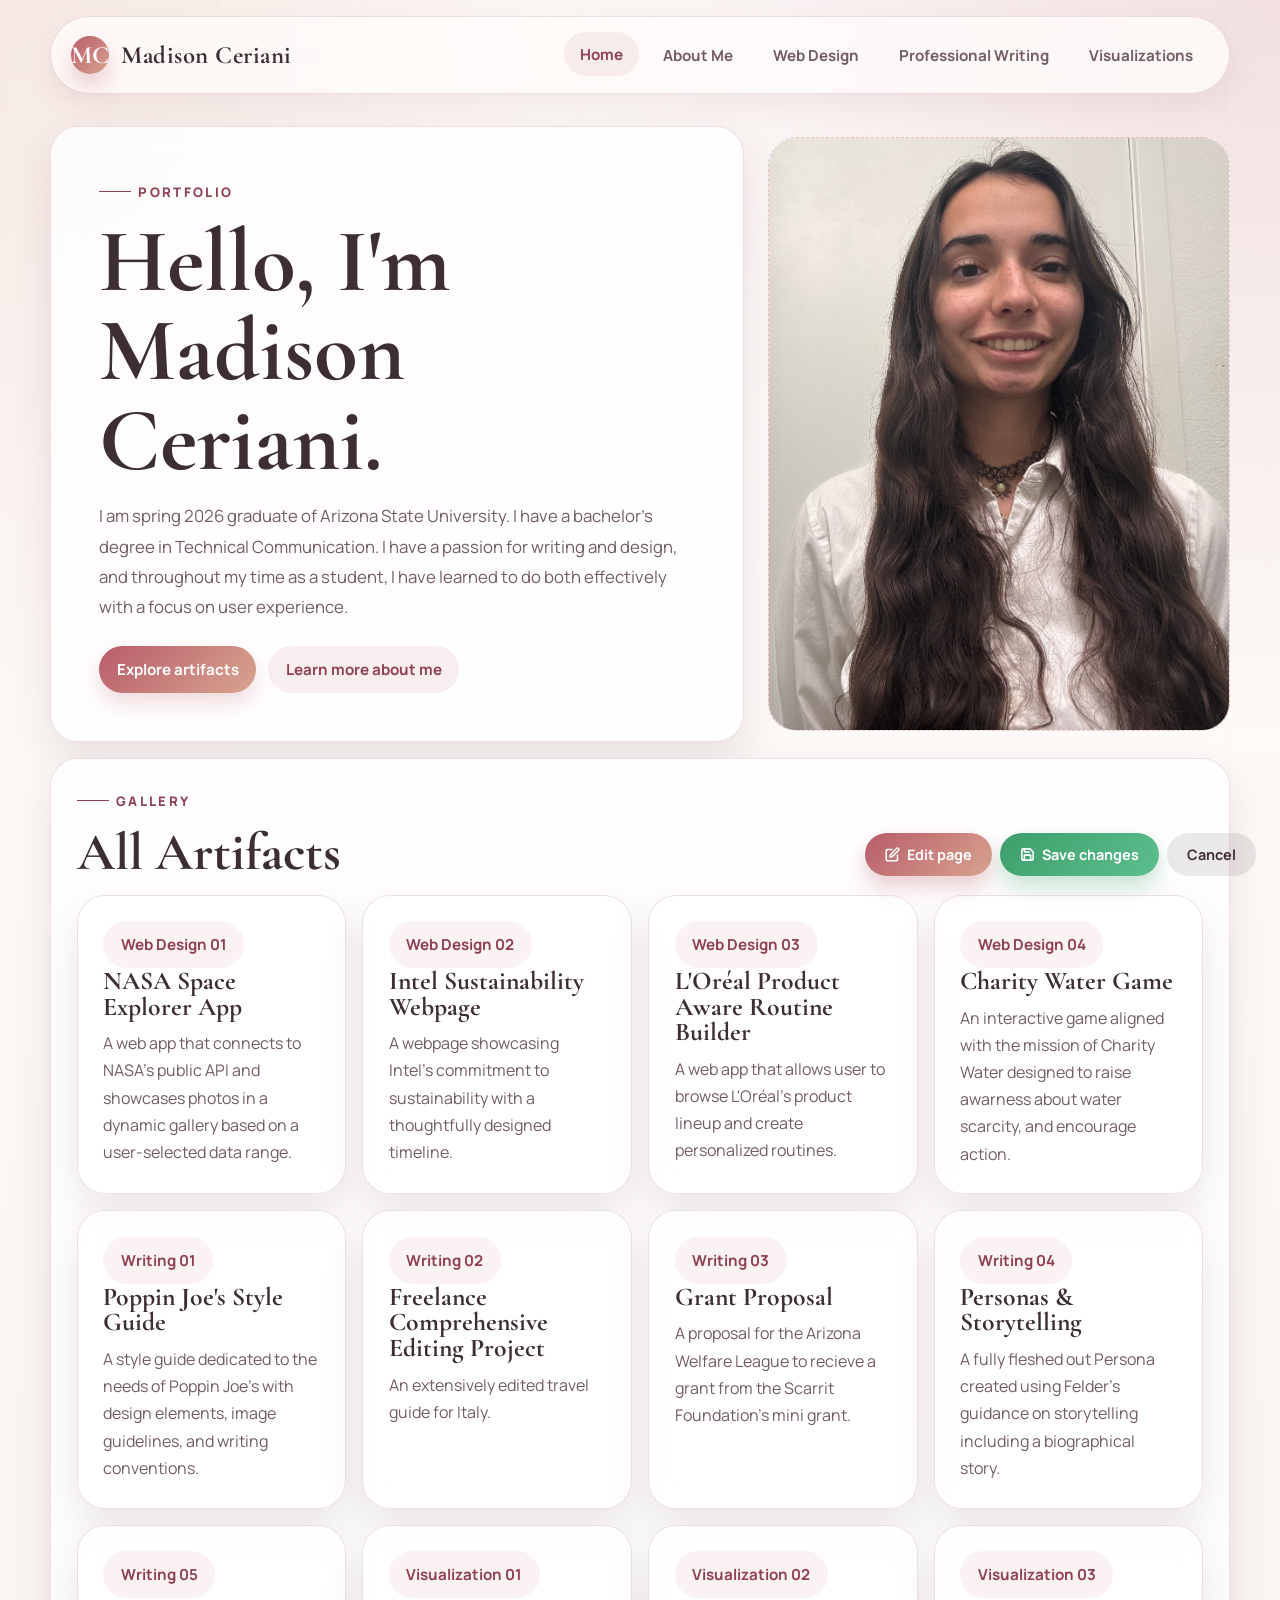
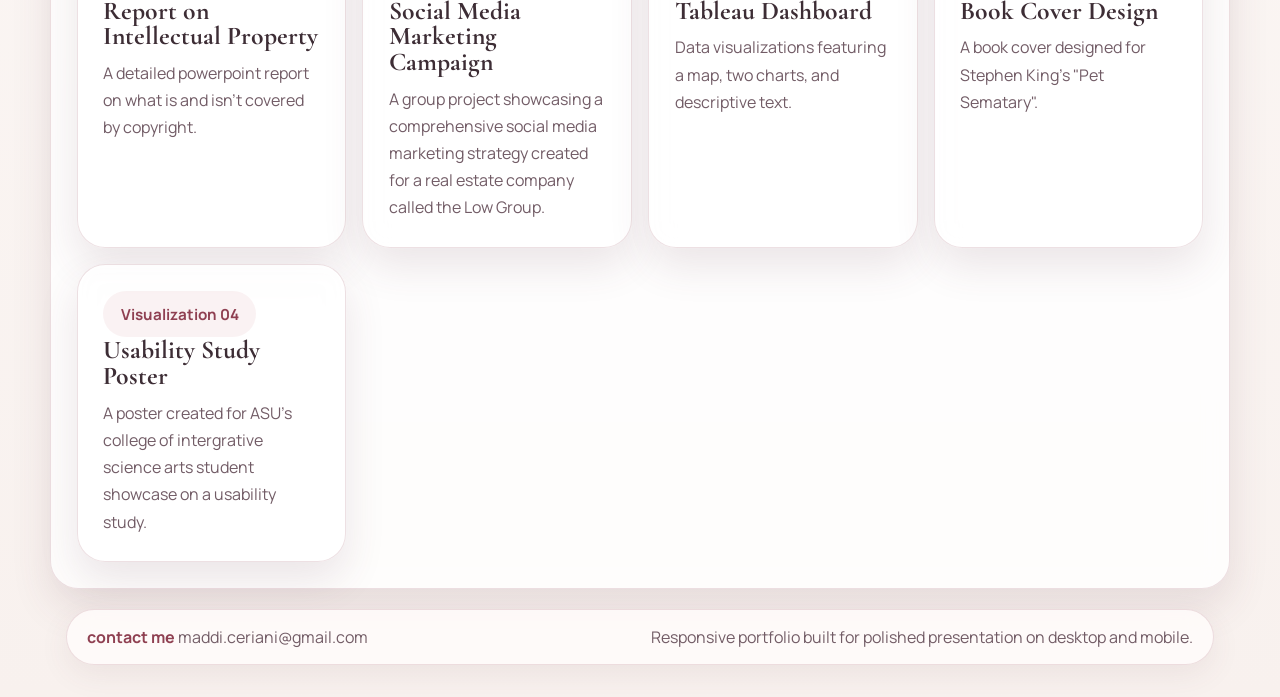
<file: index.html>
<!DOCTYPE html>
<html lang="en">
<head>
  <meta charset="UTF-8">
  <meta name="viewport" content="width=device-width, initial-scale=1.0">
  <title>Madison Ceriani Portfolio | Home</title>
  <link rel="preconnect" href="https://fonts.googleapis.com">
  <link rel="preconnect" href="https://fonts.gstatic.com" crossorigin>
  <link href="https://fonts.googleapis.com/css2?family=Cormorant+Garamond:wght@500;600;700&family=Manrope:wght@400;500;600;700;800&display=swap" rel="stylesheet">
  <link rel="stylesheet" href="assets/css/styles.css">
</head>
<body>
  <div class="page-shell">
    <header class="site-header content-wrap">
      <a class="brand" href="index.html" aria-label="Madison Ceriani portfolio home">
        <span class="brand-mark">MC</span>
        Madison Ceriani
      </a>
      <nav class="nav-links" aria-label="Primary navigation">
        <a class="active" href="index.html">Home</a>
        <a href="about.html">About Me</a>
        <a href="web-design.html">Web Design</a>
        <a href="writing.html">Professional Writing</a>
        <a href="visualizations.html">Visualizations</a>
      </nav>
    </header>

    <main class="content-wrap">
      <section class="hero">
        <div class="hero-panel">
          <div class="eyebrow">Portfolio</div>
          <h1>Hello, I'm Madison Ceriani.</h1>
          <p class="lede">I am spring 2026 graduate of Arizona State University. I have a bachelor's degree in Technical Communication. I have a passion for writing and design, and throughout my time as a student, I have learned to do both effectively with a focus on user experience. </p>
          <div class="hero-actions" style="margin-top:1.5rem;">
            <a class="button" href="web-design.html">Explore artifacts</a>
            <a class="button-secondary" href="about.html">Learn more about me</a>
          </div>
        </div>
        <div class="hero-visual">
          <div class="photo-frame">
            <img src="IMG_9565.jpg" alt="Portrait of Madison Ceriani">
          </div>
        </div>
      </section>

      <section class="section-panel">
        <div class="section-head">
          <div>
            <div class="eyebrow">Gallery</div>
            <h2>All Artifacts</h2>
          </div>
          <p class="section-copy"></p>
        </div>

        <div class="gallery-grid">
          <article class="gallery-item">
            <div class="tag">Web Design 01</div>
            <h3>NASA Space Explorer App</h3>
            <p>A web app that connects to NASA's public API and showcases photos in a dynamic gallery based on a user-selected data range.</p>
          </article>
          <article class="gallery-item">
            <div class="tag">Web Design 02</div>
            <h3>Intel Sustainability Webpage</h3>
            <p>A webpage showcasing Intel's commitment to sustainability with a thoughtfully designed timeline.</p>
          </article>
          <article class="gallery-item">
            <div class="tag">Web Design 03</div>
            <h3> L'Oréal Product Aware Routine Builder</h3>
            <p>A web app that allows user to browse L'Oréal's product lineup and create personalized routines.</p>
          </article>
          <article class="gallery-item">
            <div class="tag">Web Design 04</div>
            <h3>Charity Water Game</h3>
            <p>An interactive game aligned with the mission of Charity Water designed to raise awarness about water scarcity, and encourage action.</p>
          </article>
          <article class="gallery-item">
            <div class="tag">Writing 01</div>
            <h3>Poppin Joe's Style Guide</h3>
            <p>A style guide dedicated to the needs of Poppin Joe's with design elements, image guidelines, and writing conventions.</p>
          </article>
          <article class="gallery-item">
            <div class="tag">Writing 02</div>
            <h3>Freelance Comprehensive Editing Project</h3>
            <p>An extensively edited travel guide for Italy.</p>
          </article>
          <article class="gallery-item">
            <div class="tag">Writing 03</div>
            <h3>Grant Proposal</h3>
            <p>A proposal for the Arizona Welfare League to recieve a grant from the Scarrit Foundation's mini grant.</p>
          </article>
          <article class="gallery-item">
            <div class="tag">Writing 04</div>
            <h3>Personas & Storytelling</h3>
            <p>A fully fleshed out Persona created using Felder's guidance on storytelling including a biographical story.</p>
          </article>
          <article class="gallery-item">
            <div class="tag">Writing 05</div>
            <h3>Report on Intellectual Property</h3>
            <p>A detailed powerpoint report on what is and isn't covered by copyright.</p>
          </article>
          <article class="gallery-item">
            <div class="tag">Visualization 01</div>
            <h3>Social Media Marketing Campaign</h3>
            <p>A group project showcasing a comprehensive social media marketing strategy created for a real estate company called the Low Group.</p>
          </article>
          <article class="gallery-item">
            <div class="tag">Visualization 02</div>
            <h3>Tableau Dashboard</h3>
            <p>Data visualizations featuring a map, two charts, and descriptive text.</p>
          </article>
          <article class="gallery-item">
            <div class="tag">Visualization 03</div>
            <h3>Book Cover Design</h3>
            <p>A book cover designed for Stephen King's "Pet Sematary".</p>
          </article>
          <article class="gallery-item">
            <div class="tag">Visualization 04</div>
            <h3>Usability Study Poster</h3>
            <p>A poster created for ASU's college of intergrative science arts student showcase on a usability study.</p>
          </article>
        </div>
      </section>
    </main>

    <footer class="site-footer">
      <div class="footer-panel content-wrap">
        <p><strong>contact me</strong> maddi.ceriani@gmail.com</p>
        <p>Responsive portfolio built for polished presentation on desktop and mobile.</p>
      </div>
    </footer>
  </div>
  <script src="assets/js/editor.js"></script>
</body>
</html>
</file>
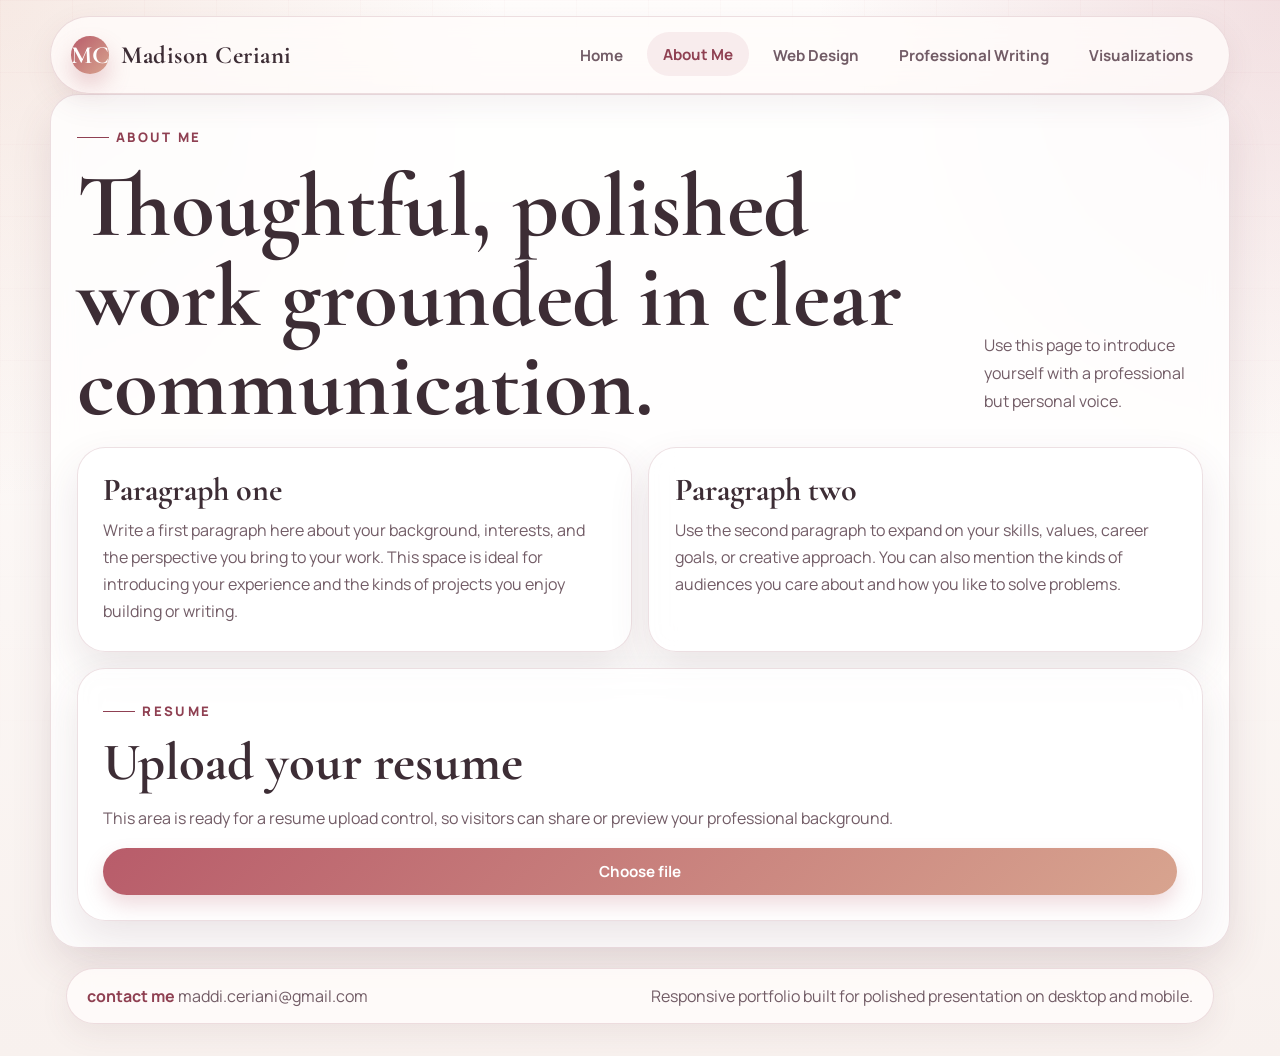
<file: about.html>
<!DOCTYPE html>
<html lang="en">
<head>
  <meta charset="UTF-8">
  <meta name="viewport" content="width=device-width, initial-scale=1.0">
  <title>Madison Ceriani Portfolio | About Me</title>
  <link rel="preconnect" href="https://fonts.googleapis.com">
  <link rel="preconnect" href="https://fonts.gstatic.com" crossorigin>
  <link href="https://fonts.googleapis.com/css2?family=Cormorant+Garamond:wght@500;600;700&family=Manrope:wght@400;500;600;700;800&display=swap" rel="stylesheet">
  <link rel="stylesheet" href="assets/css/styles.css">
</head>
<body>
  <div class="page-shell">
    <header class="site-header content-wrap">
      <a class="brand" href="index.html" aria-label="Madison Ceriani portfolio home">
        <span class="brand-mark">MC</span>
        Madison Ceriani
      </a>
      <nav class="nav-links" aria-label="Primary navigation">
        <a href="index.html">Home</a>
        <a class="active" href="about.html">About Me</a>
        <a href="web-design.html">Web Design</a>
        <a href="writing.html">Professional Writing</a>
        <a href="visualizations.html">Visualizations</a>
      </nav>
    </header>

    <main class="content-wrap">
      <section class="section-panel">
        <div class="section-head">
          <div>
            <div class="eyebrow">About Me</div>
            <h1>Thoughtful, polished work grounded in clear communication.</h1>
          </div>
          <p class="section-copy">Use this page to introduce yourself with a professional but personal voice.</p>
        </div>

        <div class="two-col">
          <article class="info-card">
            <h3>Paragraph one</h3>
            <p>Write a first paragraph here about your background, interests, and the perspective you bring to your work. This space is ideal for introducing your experience and the kinds of projects you enjoy building or writing.</p>
          </article>
          <article class="info-card">
            <h3>Paragraph two</h3>
            <p>Use the second paragraph to expand on your skills, values, career goals, or creative approach. You can also mention the kinds of audiences you care about and how you like to solve problems.</p>
          </article>
        </div>

        <div class="upload-panel" style="margin-top:1rem;">
          <div>
            <div class="eyebrow">Resume</div>
            <h2>Upload your resume</h2>
          </div>
          <p class="upload-note">This area is ready for a resume upload control, so visitors can share or preview your professional background.</p>
          <label class="upload-label" for="resume-upload">Choose file
            <input id="resume-upload" type="file" accept=".pdf,.doc,.docx">
          </label>
        </div>
      </section>
    </main>

    <footer class="site-footer">
      <div class="footer-panel content-wrap">
        <p><strong>contact me</strong> maddi.ceriani@gmail.com</p>
        <p>Responsive portfolio built for polished presentation on desktop and mobile.</p>
      </div>
    </footer>
  </div>
</body>
</html>
</file>
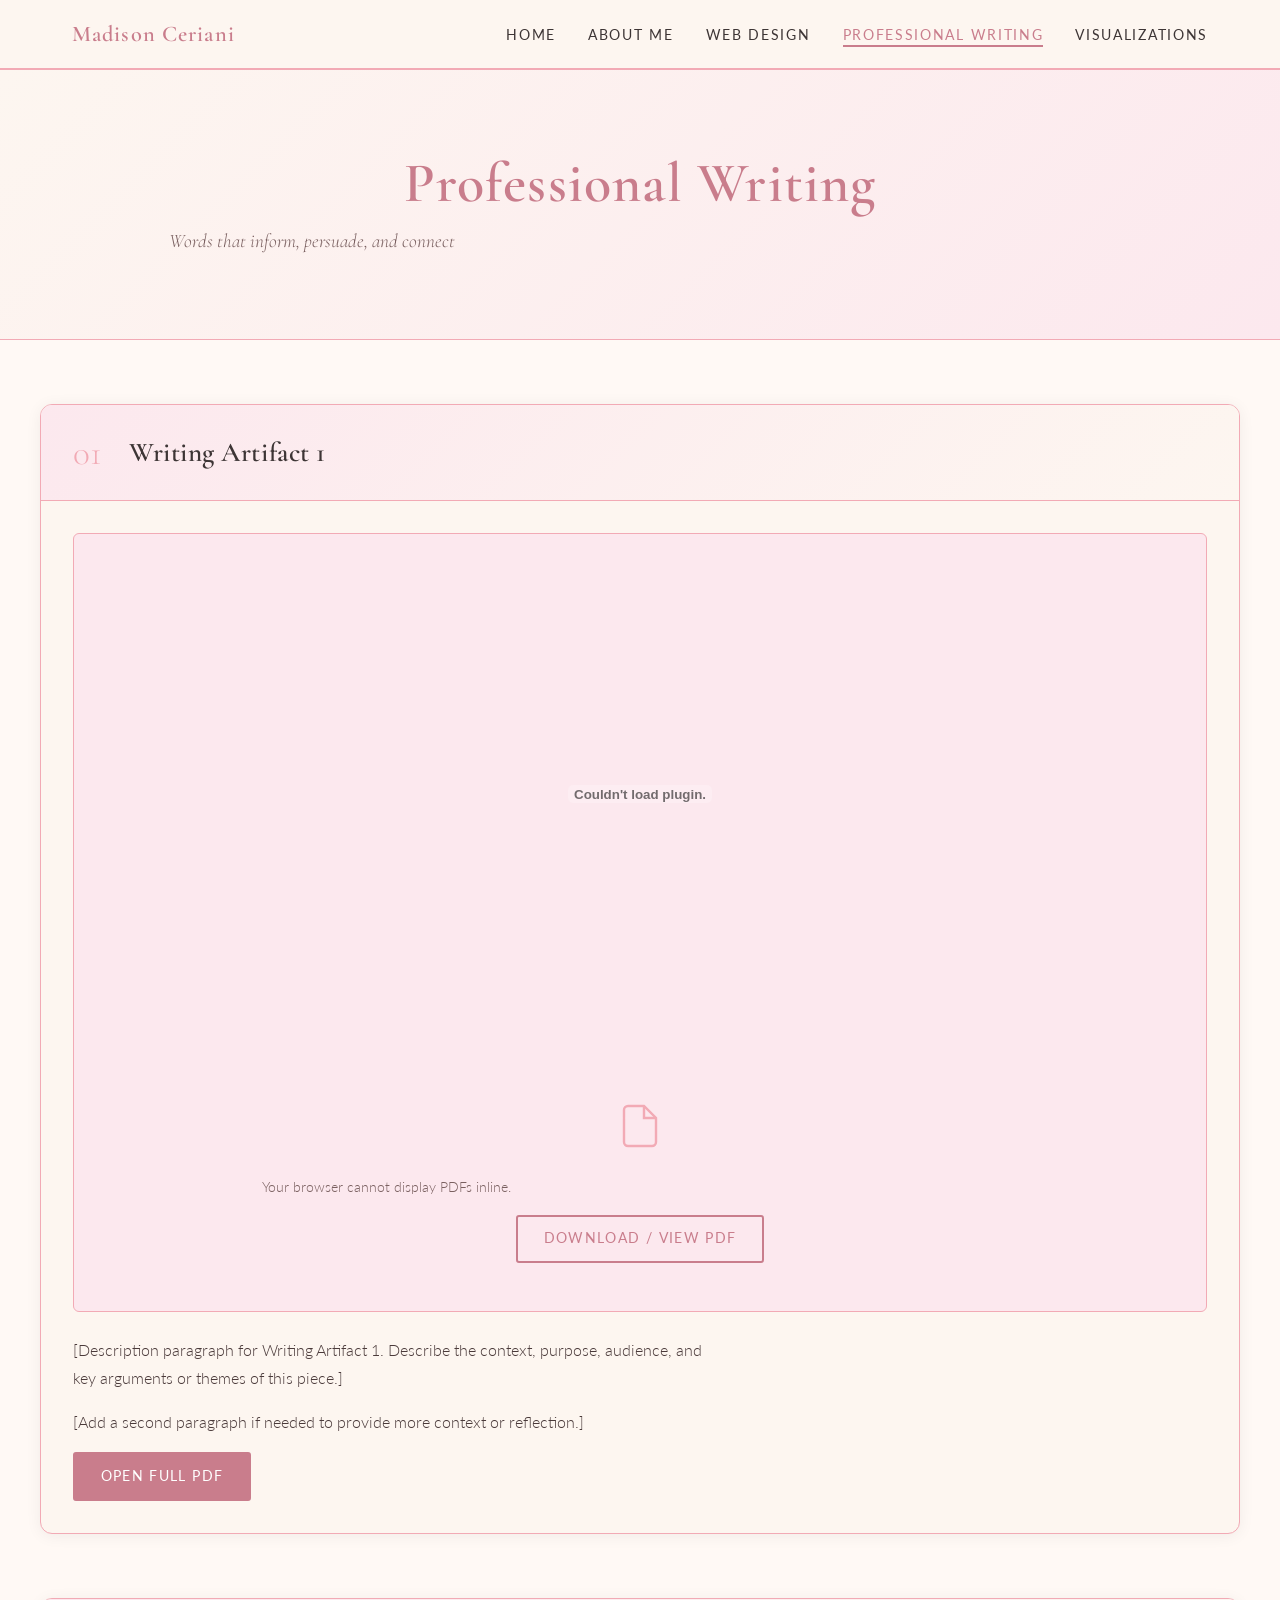
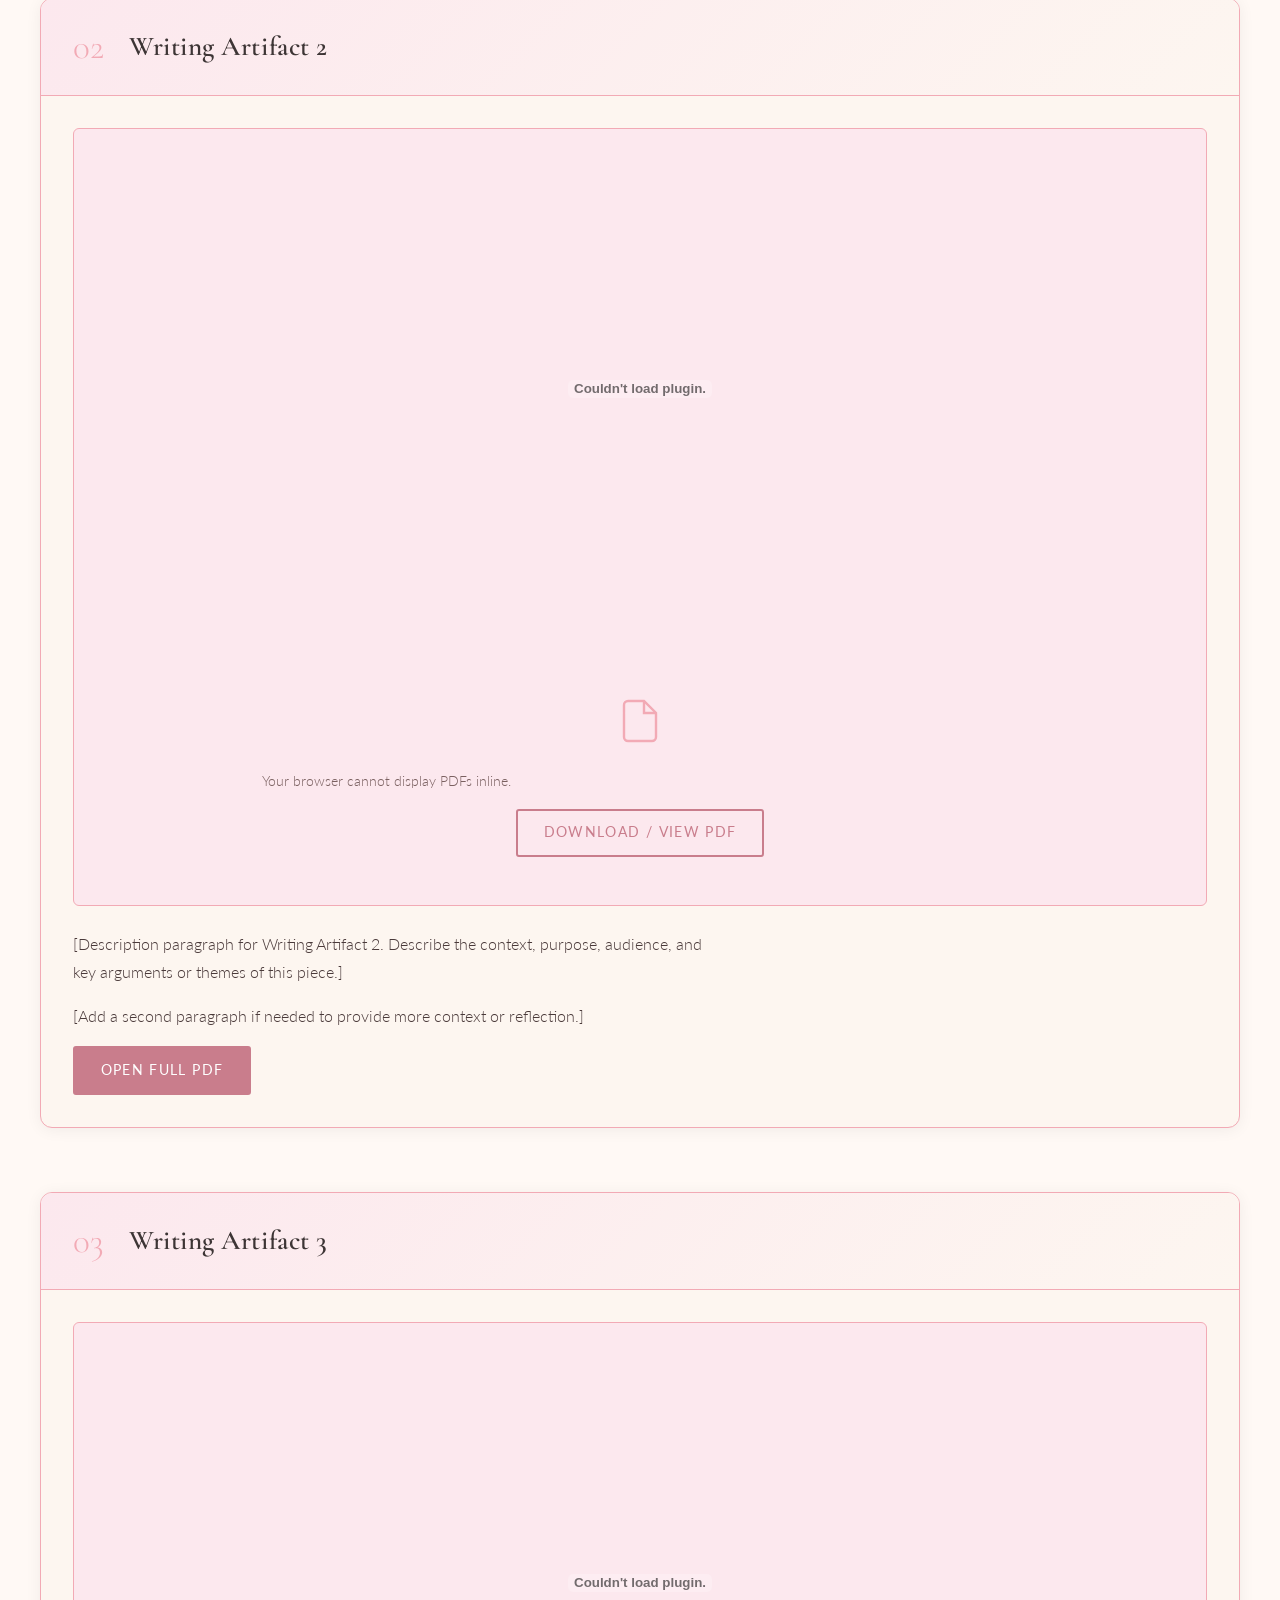
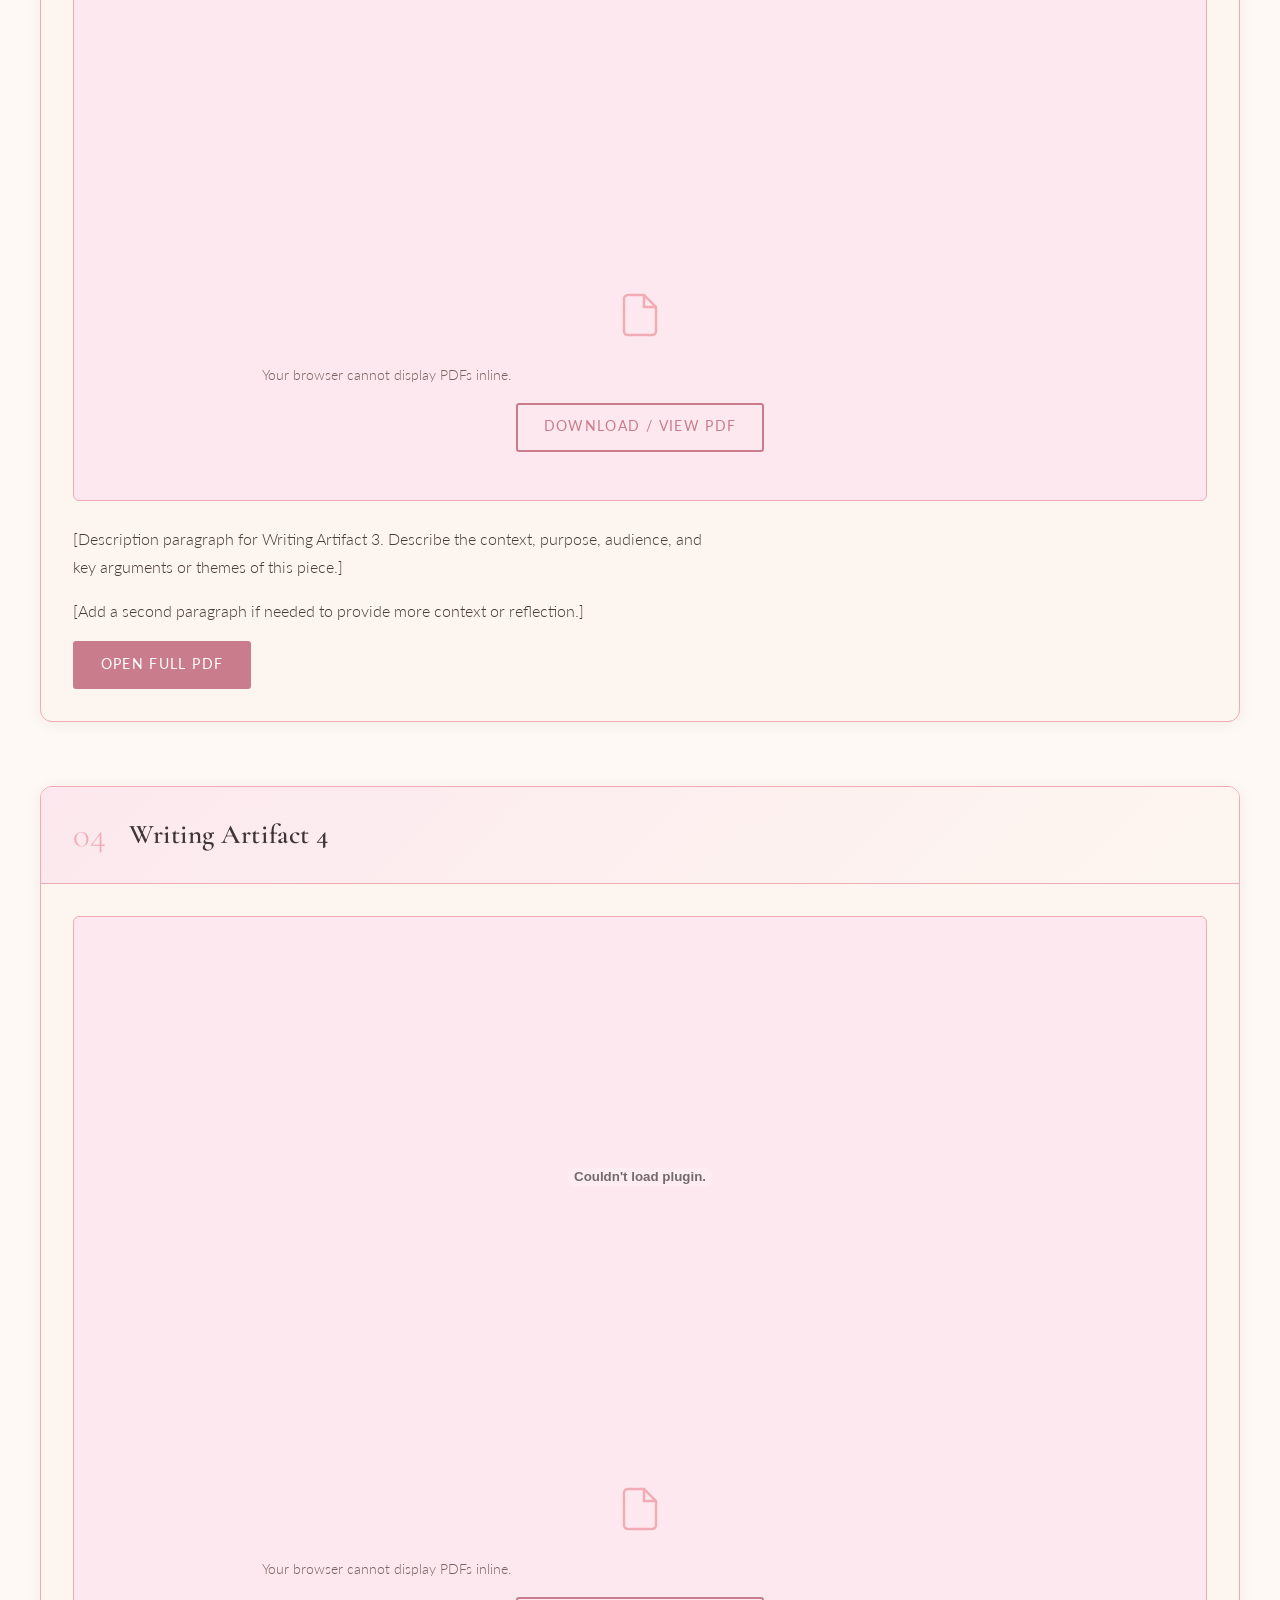
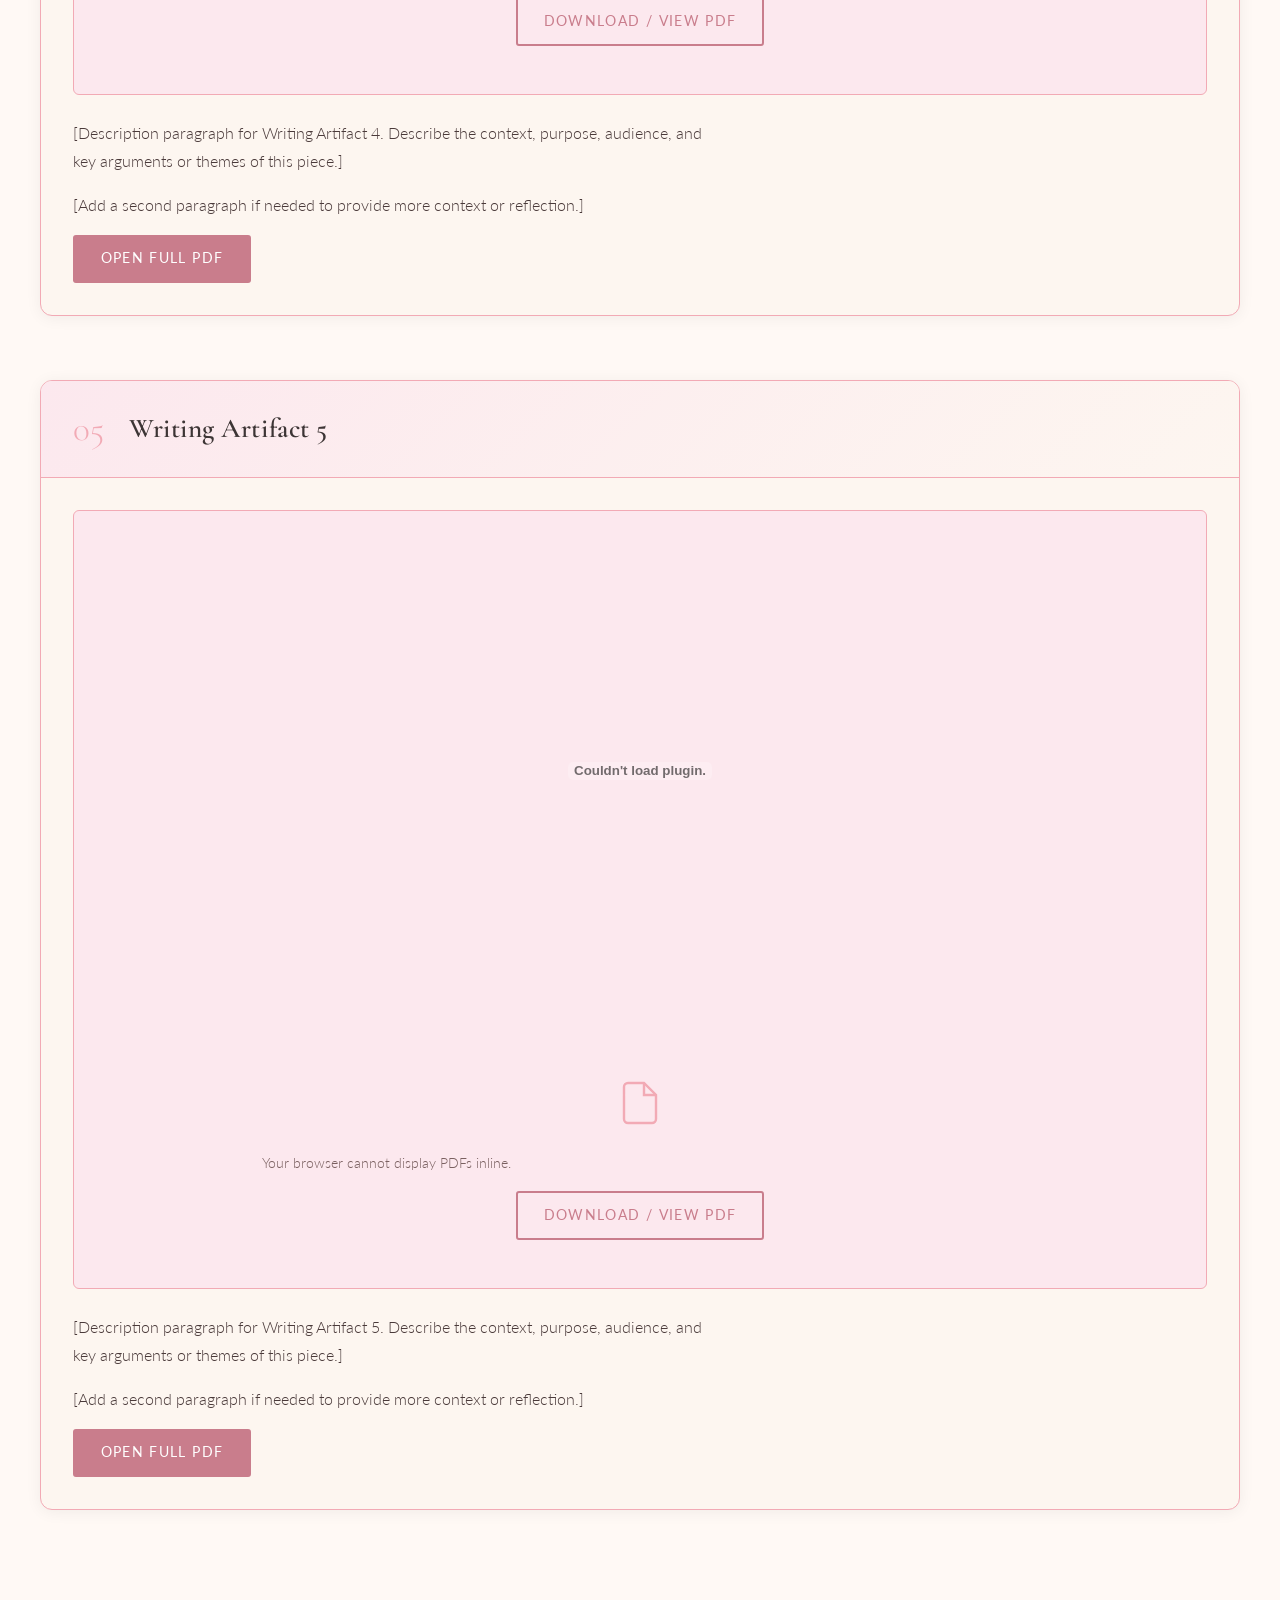
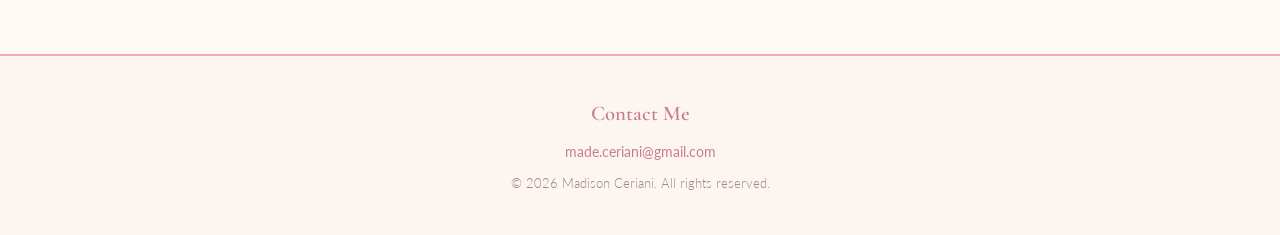
<file: professional-writing.html>
<!DOCTYPE html>
<html lang="en">
<head>
  <meta charset="UTF-8" />
  <meta name="viewport" content="width=device-width, initial-scale=1.0" />
  <title>Professional Writing — Madison Ceriani</title>
  <link rel="stylesheet" href="css/style.css" />
</head>
<body>

  <!-- Navigation and Footer are injected by js/main.js -->

  <!-- ===== PAGE HERO ===== -->
  <header class="page-hero">
    <h1>Professional Writing</h1>
    <p class="subtitle">Words that inform, persuade, and connect</p>
  </header>

  <!-- ===== ARTIFACTS ===== -->
  <main>
    <div class="container section">

      <div class="artifacts-list">

        <!-- =================== ARTIFACT 1 =================== -->
        <article class="artifact-card">
          <div class="artifact-card-header">
            <span class="artifact-number" aria-hidden="true">01</span>
            <h3>Writing Artifact 1</h3>
          </div>
          <div class="artifact-card-body">

            <!-- PDF view -->
            <div class="artifact-pdf-wrapper">
              <!--
                Replace src with the path to your PDF, e.g.:
                  src="documents/writing-1.pdf"
                The <object> falls back to <embed>, then to the link for browsers
                that cannot render PDFs inline.
              -->
              <object
                data="documents/writing-1.pdf"
                type="application/pdf"
                aria-label="PDF preview of Writing Artifact 1"
              >
                <embed src="documents/writing-1.pdf" type="application/pdf" />
                <div class="pdf-fallback">
                  <svg xmlns="http://www.w3.org/2000/svg" viewBox="0 0 24 24" fill="none" stroke="currentColor" stroke-width="1.2" aria-hidden="true">
                    <path d="M14 2H6a2 2 0 0 0-2 2v16a2 2 0 0 0 2 2h12a2 2 0 0 0 2-2V8z"/><polyline points="14 2 14 8 20 8"/>
                  </svg>
                  <p>Your browser cannot display PDFs inline.</p>
                  <a href="documents/writing-1.pdf" class="btn btn-outline" target="_blank" rel="noopener noreferrer">
                    Download / View PDF
                  </a>
                </div>
              </object>
            </div>

            <!-- Description -->
            <p class="artifact-desc">
              <!--
                Replace with a description of this writing piece.
                What was the assignment or purpose? What audience was it written for?
                What techniques or approaches did you use?
              -->
              [Description paragraph for Writing Artifact 1. Describe the context, purpose,
              audience, and key arguments or themes of this piece.]
            </p>
            <p class="artifact-desc">
              [Add a second paragraph if needed to provide more context or reflection.]
            </p>

            <div class="artifact-links">
              <a href="documents/writing-1.pdf" class="btn btn-primary" target="_blank" rel="noopener noreferrer">
                Open Full PDF
              </a>
            </div>

          </div>
        </article>

        <!-- =================== ARTIFACT 2 =================== -->
        <article class="artifact-card">
          <div class="artifact-card-header">
            <span class="artifact-number" aria-hidden="true">02</span>
            <h3>Writing Artifact 2</h3>
          </div>
          <div class="artifact-card-body">

            <div class="artifact-pdf-wrapper">
              <object
                data="documents/writing-2.pdf"
                type="application/pdf"
                aria-label="PDF preview of Writing Artifact 2"
              >
                <embed src="documents/writing-2.pdf" type="application/pdf" />
                <div class="pdf-fallback">
                  <svg xmlns="http://www.w3.org/2000/svg" viewBox="0 0 24 24" fill="none" stroke="currentColor" stroke-width="1.2" aria-hidden="true">
                    <path d="M14 2H6a2 2 0 0 0-2 2v16a2 2 0 0 0 2 2h12a2 2 0 0 0 2-2V8z"/><polyline points="14 2 14 8 20 8"/>
                  </svg>
                  <p>Your browser cannot display PDFs inline.</p>
                  <a href="documents/writing-2.pdf" class="btn btn-outline" target="_blank" rel="noopener noreferrer">
                    Download / View PDF
                  </a>
                </div>
              </object>
            </div>

            <p class="artifact-desc">
              [Description paragraph for Writing Artifact 2. Describe the context, purpose,
              audience, and key arguments or themes of this piece.]
            </p>
            <p class="artifact-desc">
              [Add a second paragraph if needed to provide more context or reflection.]
            </p>

            <div class="artifact-links">
              <a href="documents/writing-2.pdf" class="btn btn-primary" target="_blank" rel="noopener noreferrer">
                Open Full PDF
              </a>
            </div>

          </div>
        </article>

        <!-- =================== ARTIFACT 3 =================== -->
        <article class="artifact-card">
          <div class="artifact-card-header">
            <span class="artifact-number" aria-hidden="true">03</span>
            <h3>Writing Artifact 3</h3>
          </div>
          <div class="artifact-card-body">

            <div class="artifact-pdf-wrapper">
              <object
                data="documents/writing-3.pdf"
                type="application/pdf"
                aria-label="PDF preview of Writing Artifact 3"
              >
                <embed src="documents/writing-3.pdf" type="application/pdf" />
                <div class="pdf-fallback">
                  <svg xmlns="http://www.w3.org/2000/svg" viewBox="0 0 24 24" fill="none" stroke="currentColor" stroke-width="1.2" aria-hidden="true">
                    <path d="M14 2H6a2 2 0 0 0-2 2v16a2 2 0 0 0 2 2h12a2 2 0 0 0 2-2V8z"/><polyline points="14 2 14 8 20 8"/>
                  </svg>
                  <p>Your browser cannot display PDFs inline.</p>
                  <a href="documents/writing-3.pdf" class="btn btn-outline" target="_blank" rel="noopener noreferrer">
                    Download / View PDF
                  </a>
                </div>
              </object>
            </div>

            <p class="artifact-desc">
              [Description paragraph for Writing Artifact 3. Describe the context, purpose,
              audience, and key arguments or themes of this piece.]
            </p>
            <p class="artifact-desc">
              [Add a second paragraph if needed to provide more context or reflection.]
            </p>

            <div class="artifact-links">
              <a href="documents/writing-3.pdf" class="btn btn-primary" target="_blank" rel="noopener noreferrer">
                Open Full PDF
              </a>
            </div>

          </div>
        </article>

        <!-- =================== ARTIFACT 4 =================== -->
        <article class="artifact-card">
          <div class="artifact-card-header">
            <span class="artifact-number" aria-hidden="true">04</span>
            <h3>Writing Artifact 4</h3>
          </div>
          <div class="artifact-card-body">

            <div class="artifact-pdf-wrapper">
              <object
                data="documents/writing-4.pdf"
                type="application/pdf"
                aria-label="PDF preview of Writing Artifact 4"
              >
                <embed src="documents/writing-4.pdf" type="application/pdf" />
                <div class="pdf-fallback">
                  <svg xmlns="http://www.w3.org/2000/svg" viewBox="0 0 24 24" fill="none" stroke="currentColor" stroke-width="1.2" aria-hidden="true">
                    <path d="M14 2H6a2 2 0 0 0-2 2v16a2 2 0 0 0 2 2h12a2 2 0 0 0 2-2V8z"/><polyline points="14 2 14 8 20 8"/>
                  </svg>
                  <p>Your browser cannot display PDFs inline.</p>
                  <a href="documents/writing-4.pdf" class="btn btn-outline" target="_blank" rel="noopener noreferrer">
                    Download / View PDF
                  </a>
                </div>
              </object>
            </div>

            <p class="artifact-desc">
              [Description paragraph for Writing Artifact 4. Describe the context, purpose,
              audience, and key arguments or themes of this piece.]
            </p>
            <p class="artifact-desc">
              [Add a second paragraph if needed to provide more context or reflection.]
            </p>

            <div class="artifact-links">
              <a href="documents/writing-4.pdf" class="btn btn-primary" target="_blank" rel="noopener noreferrer">
                Open Full PDF
              </a>
            </div>

          </div>
        </article>

        <!-- =================== ARTIFACT 5 =================== -->
        <article class="artifact-card">
          <div class="artifact-card-header">
            <span class="artifact-number" aria-hidden="true">05</span>
            <h3>Writing Artifact 5</h3>
          </div>
          <div class="artifact-card-body">

            <div class="artifact-pdf-wrapper">
              <object
                data="documents/writing-5.pdf"
                type="application/pdf"
                aria-label="PDF preview of Writing Artifact 5"
              >
                <embed src="documents/writing-5.pdf" type="application/pdf" />
                <div class="pdf-fallback">
                  <svg xmlns="http://www.w3.org/2000/svg" viewBox="0 0 24 24" fill="none" stroke="currentColor" stroke-width="1.2" aria-hidden="true">
                    <path d="M14 2H6a2 2 0 0 0-2 2v16a2 2 0 0 0 2 2h12a2 2 0 0 0 2-2V8z"/><polyline points="14 2 14 8 20 8"/>
                  </svg>
                  <p>Your browser cannot display PDFs inline.</p>
                  <a href="documents/writing-5.pdf" class="btn btn-outline" target="_blank" rel="noopener noreferrer">
                    Download / View PDF
                  </a>
                </div>
              </object>
            </div>

            <p class="artifact-desc">
              [Description paragraph for Writing Artifact 5. Describe the context, purpose,
              audience, and key arguments or themes of this piece.]
            </p>
            <p class="artifact-desc">
              [Add a second paragraph if needed to provide more context or reflection.]
            </p>

            <div class="artifact-links">
              <a href="documents/writing-5.pdf" class="btn btn-primary" target="_blank" rel="noopener noreferrer">
                Open Full PDF
              </a>
            </div>

          </div>
        </article>

      </div><!-- /.artifacts-list -->

    </div><!-- /.container -->
  </main>

  <script src="js/main.js"></script>
</body>
</html>
</file>
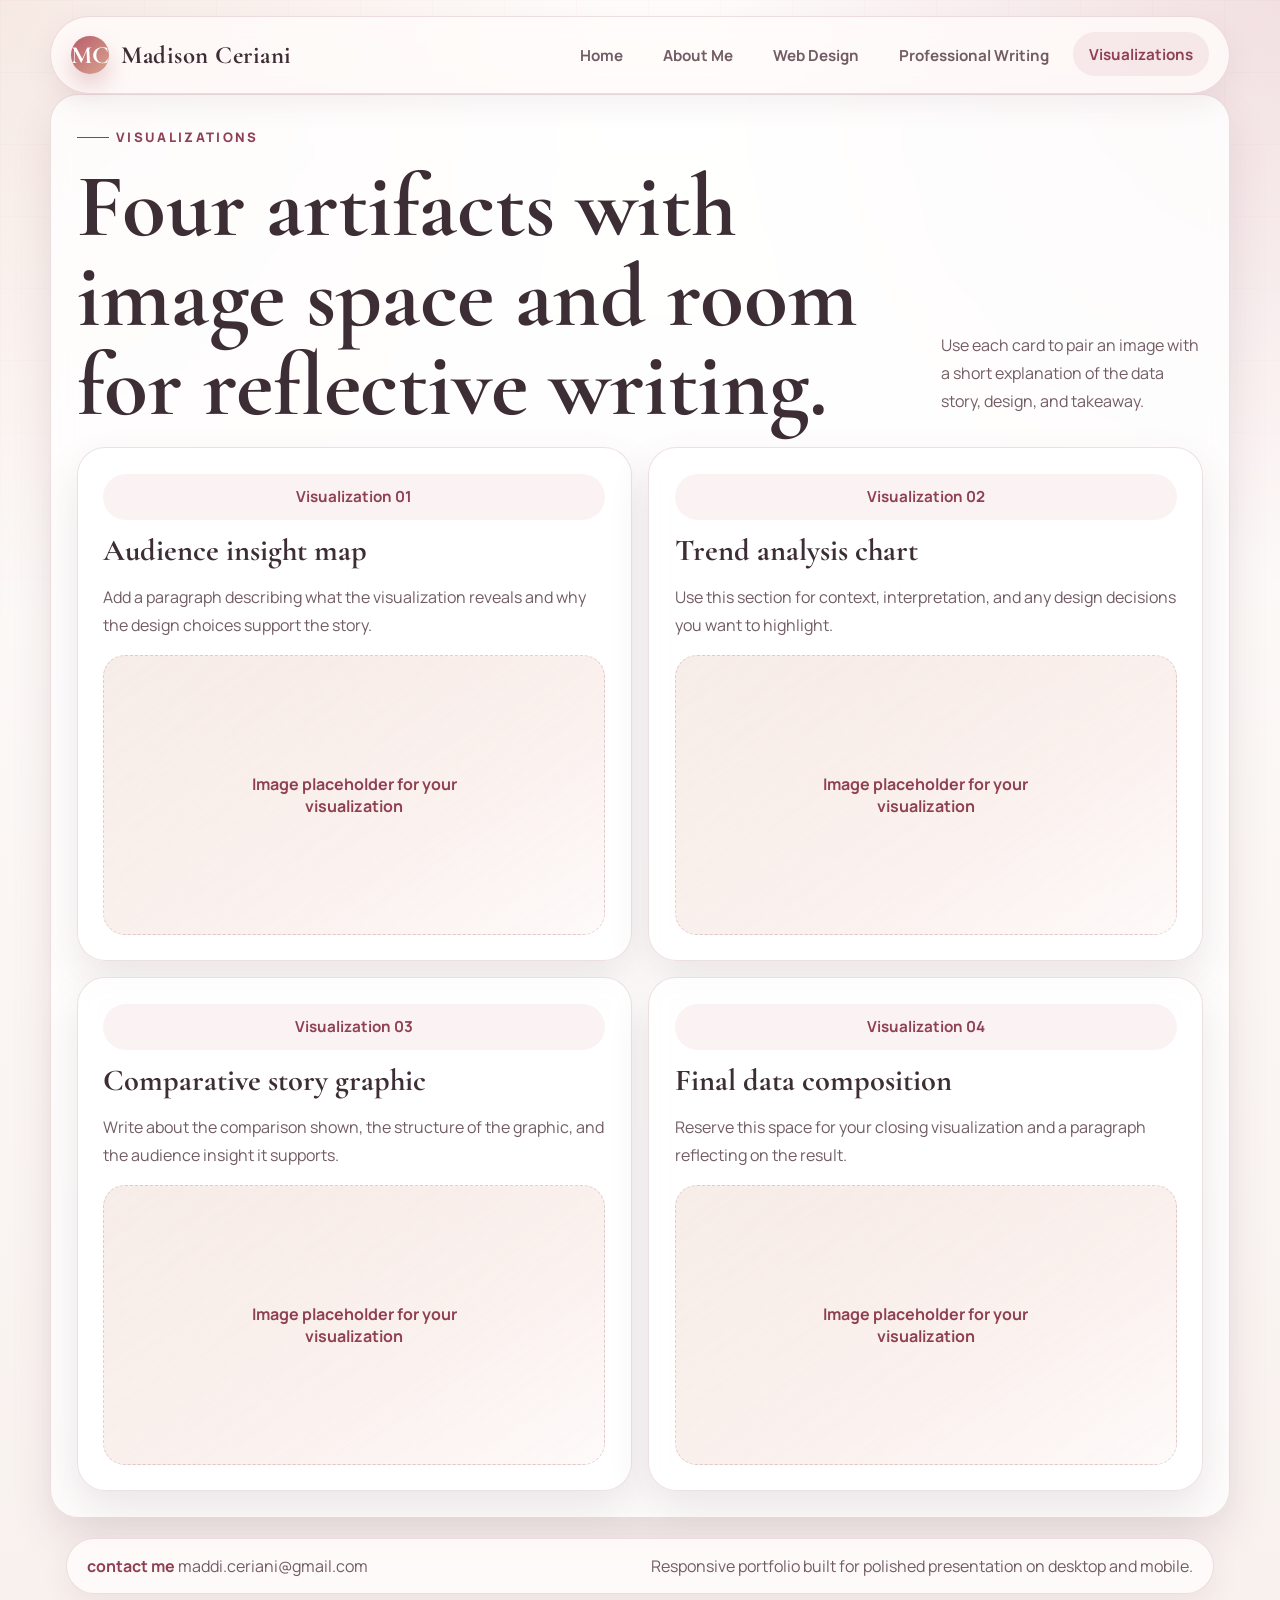
<file: visualizations.html>
<!DOCTYPE html>
<html lang="en">
<head>
  <meta charset="UTF-8">
  <meta name="viewport" content="width=device-width, initial-scale=1.0">
  <title>Madison Ceriani Portfolio | Visualizations</title>
  <link rel="preconnect" href="https://fonts.googleapis.com">
  <link rel="preconnect" href="https://fonts.gstatic.com" crossorigin>
  <link href="https://fonts.googleapis.com/css2?family=Cormorant+Garamond:wght@500;600;700&family=Manrope:wght@400;500;600;700;800&display=swap" rel="stylesheet">
  <link rel="stylesheet" href="assets/css/styles.css">
</head>
<body>
  <div class="page-shell">
    <header class="site-header content-wrap">
      <a class="brand" href="index.html" aria-label="Madison Ceriani portfolio home">
        <span class="brand-mark">MC</span>
        Madison Ceriani
      </a>
      <nav class="nav-links" aria-label="Primary navigation">
        <a href="index.html">Home</a>
        <a href="about.html">About Me</a>
        <a href="web-design.html">Web Design</a>
        <a href="writing.html">Professional Writing</a>
        <a class="active" href="visualizations.html">Visualizations</a>
      </nav>
    </header>

    <main class="content-wrap">
      <section class="section-panel">
        <div class="section-head">
          <div>
            <div class="eyebrow">Visualizations</div>
            <h1>Four artifacts with image space and room for reflective writing.</h1>
          </div>
          <p class="section-copy">Use each card to pair an image with a short explanation of the data story, design, and takeaway.</p>
        </div>

        <div class="artifact-grid">
          <article class="artifact-card">
            <div class="tag">Visualization 01</div>
            <h3>Audience insight map</h3>
            <p class="artifact-meta">Add a paragraph describing what the visualization reveals and why the design choices support the story.</p>
            <div class="media-slot tall">
              <div class="placeholder-block"><span>Image placeholder for your visualization</span></div>
            </div>
          </article>
          <article class="artifact-card">
            <div class="tag">Visualization 02</div>
            <h3>Trend analysis chart</h3>
            <p class="artifact-meta">Use this section for context, interpretation, and any design decisions you want to highlight.</p>
            <div class="media-slot tall">
              <div class="placeholder-block"><span>Image placeholder for your visualization</span></div>
            </div>
          </article>
          <article class="artifact-card">
            <div class="tag">Visualization 03</div>
            <h3>Comparative story graphic</h3>
            <p class="artifact-meta">Write about the comparison shown, the structure of the graphic, and the audience insight it supports.</p>
            <div class="media-slot tall">
              <div class="placeholder-block"><span>Image placeholder for your visualization</span></div>
            </div>
          </article>
          <article class="artifact-card">
            <div class="tag">Visualization 04</div>
            <h3>Final data composition</h3>
            <p class="artifact-meta">Reserve this space for your closing visualization and a paragraph reflecting on the result.</p>
            <div class="media-slot tall">
              <div class="placeholder-block"><span>Image placeholder for your visualization</span></div>
            </div>
          </article>
        </div>
      </section>
    </main>

    <footer class="site-footer">
      <div class="footer-panel content-wrap">
        <p><strong>contact me</strong> maddi.ceriani@gmail.com</p>
        <p>Responsive portfolio built for polished presentation on desktop and mobile.</p>
      </div>
    </footer>
  </div>
</body>
</html>
</file>
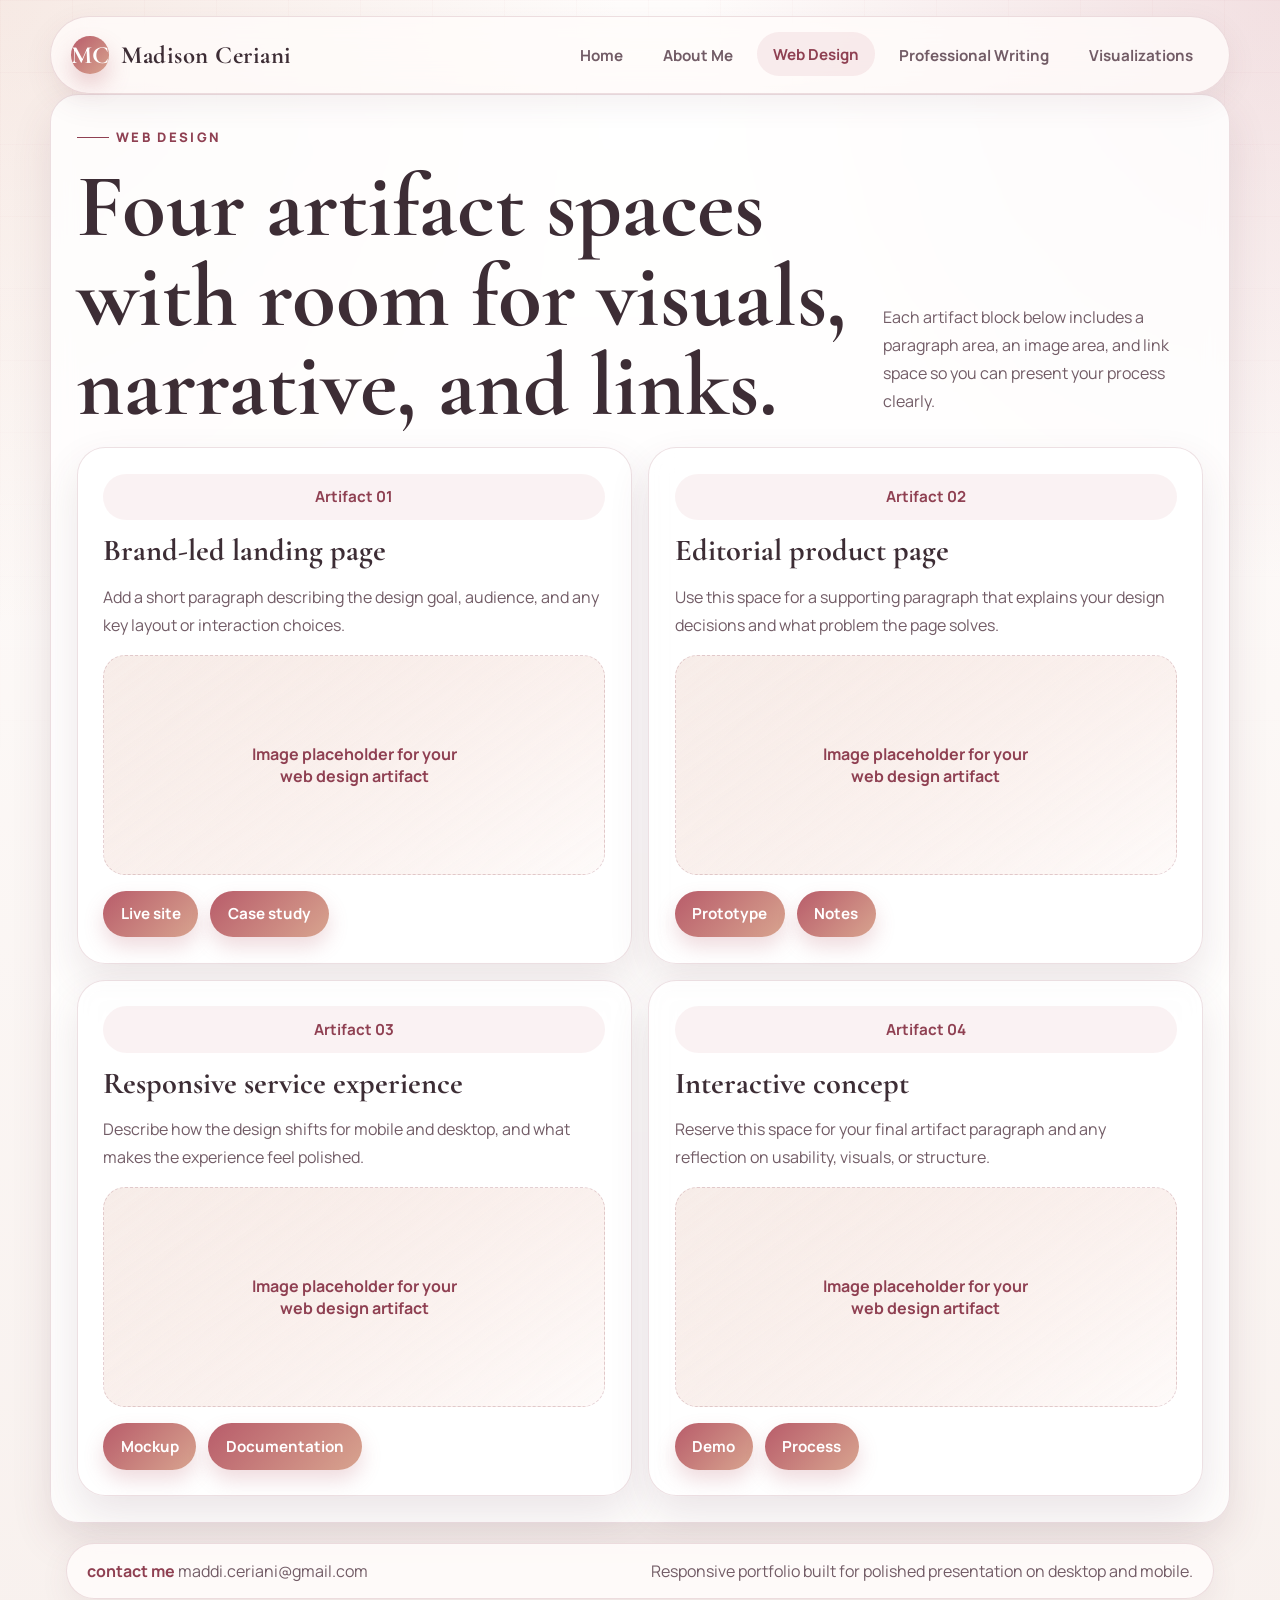
<file: web-design.html>
<!DOCTYPE html>
<html lang="en">
<head>
  <meta charset="UTF-8">
  <meta name="viewport" content="width=device-width, initial-scale=1.0">
  <title>Madison Ceriani Portfolio | Web Design</title>
  <link rel="preconnect" href="https://fonts.googleapis.com">
  <link rel="preconnect" href="https://fonts.gstatic.com" crossorigin>
  <link href="https://fonts.googleapis.com/css2?family=Cormorant+Garamond:wght@500;600;700&family=Manrope:wght@400;500;600;700;800&display=swap" rel="stylesheet">
  <link rel="stylesheet" href="assets/css/styles.css">
</head>
<body>
  <div class="page-shell">
    <header class="site-header content-wrap">
      <a class="brand" href="index.html" aria-label="Madison Ceriani portfolio home">
        <span class="brand-mark">MC</span>
        Madison Ceriani
      </a>
      <nav class="nav-links" aria-label="Primary navigation">
        <a href="index.html">Home</a>
        <a href="about.html">About Me</a>
        <a class="active" href="web-design.html">Web Design</a>
        <a href="writing.html">Professional Writing</a>
        <a href="visualizations.html">Visualizations</a>
      </nav>
    </header>

    <main class="content-wrap">
      <section class="section-panel">
        <div class="section-head">
          <div>
            <div class="eyebrow">Web Design</div>
            <h1>Four artifact spaces with room for visuals, narrative, and links.</h1>
          </div>
          <p class="section-copy">Each artifact block below includes a paragraph area, an image area, and link space so you can present your process clearly.</p>
        </div>

        <div class="artifact-grid">
          <article class="artifact-card">
            <div class="tag">Artifact 01</div>
            <h3>Brand-led landing page</h3>
            <p class="artifact-meta">Add a short paragraph describing the design goal, audience, and any key layout or interaction choices.</p>
            <div class="media-slot">
              <div class="placeholder-block"><span>Image placeholder for your web design artifact</span></div>
            </div>
            <div class="artifact-links">
              <a href="#">Live site</a>
              <a href="#">Case study</a>
            </div>
          </article>
          <article class="artifact-card">
            <div class="tag">Artifact 02</div>
            <h3>Editorial product page</h3>
            <p class="artifact-meta">Use this space for a supporting paragraph that explains your design decisions and what problem the page solves.</p>
            <div class="media-slot">
              <div class="placeholder-block"><span>Image placeholder for your web design artifact</span></div>
            </div>
            <div class="artifact-links">
              <a href="#">Prototype</a>
              <a href="#">Notes</a>
            </div>
          </article>
          <article class="artifact-card">
            <div class="tag">Artifact 03</div>
            <h3>Responsive service experience</h3>
            <p class="artifact-meta">Describe how the design shifts for mobile and desktop, and what makes the experience feel polished.</p>
            <div class="media-slot">
              <div class="placeholder-block"><span>Image placeholder for your web design artifact</span></div>
            </div>
            <div class="artifact-links">
              <a href="#">Mockup</a>
              <a href="#">Documentation</a>
            </div>
          </article>
          <article class="artifact-card">
            <div class="tag">Artifact 04</div>
            <h3>Interactive concept</h3>
            <p class="artifact-meta">Reserve this space for your final artifact paragraph and any reflection on usability, visuals, or structure.</p>
            <div class="media-slot">
              <div class="placeholder-block"><span>Image placeholder for your web design artifact</span></div>
            </div>
            <div class="artifact-links">
              <a href="#">Demo</a>
              <a href="#">Process</a>
            </div>
          </article>
        </div>
      </section>
    </main>

    <footer class="site-footer">
      <div class="footer-panel content-wrap">
        <p><strong>contact me</strong> maddi.ceriani@gmail.com</p>
        <p>Responsive portfolio built for polished presentation on desktop and mobile.</p>
      </div>
    </footer>
  </div>
</body>
</html>
</file>
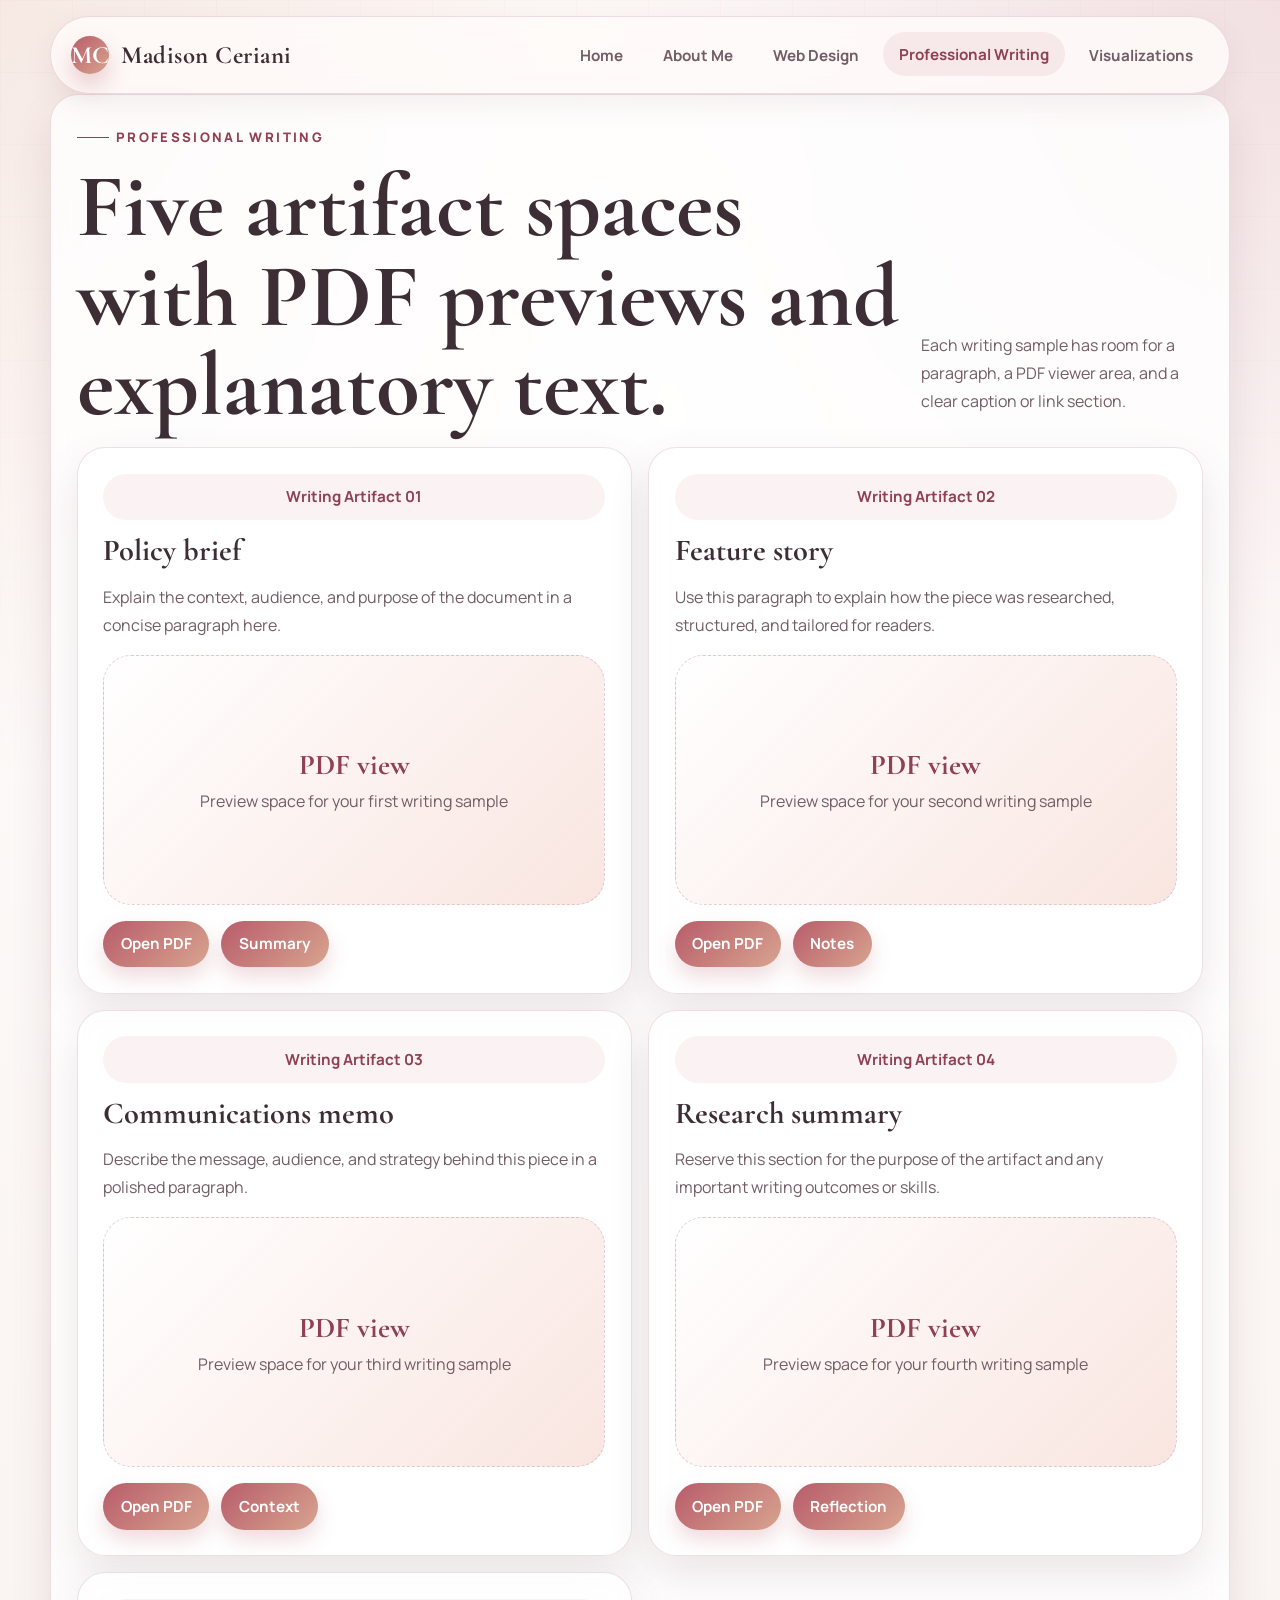
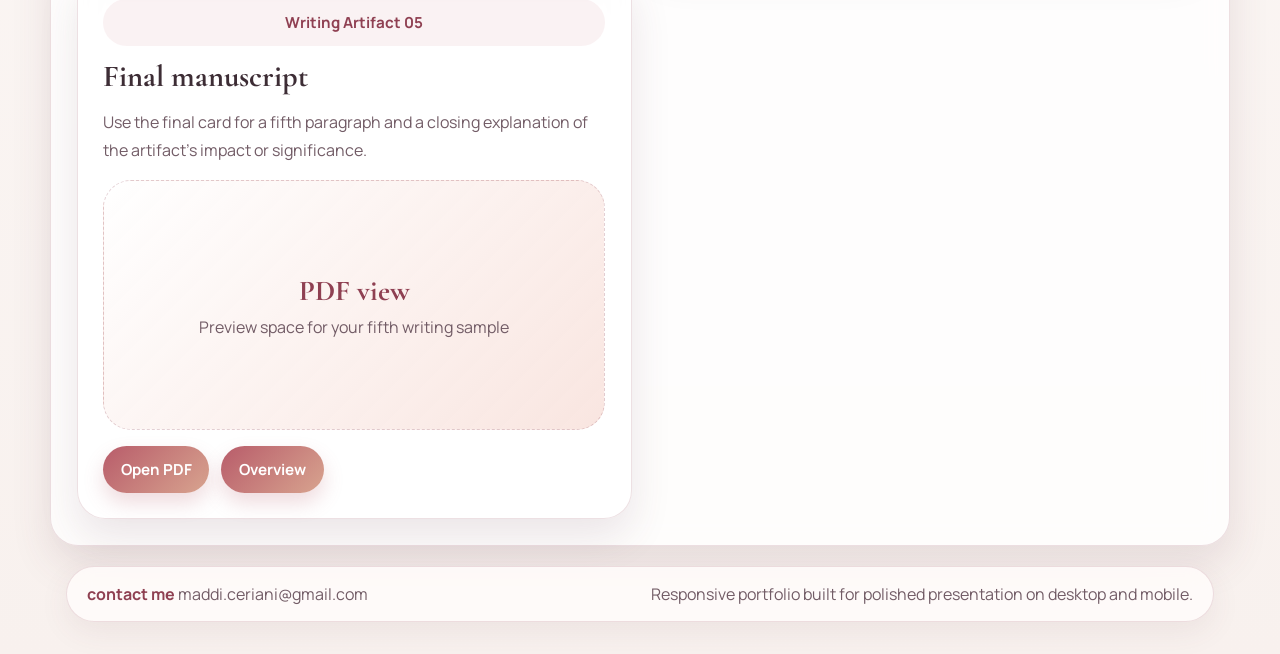
<file: writing.html>
<!DOCTYPE html>
<html lang="en">
<head>
  <meta charset="UTF-8">
  <meta name="viewport" content="width=device-width, initial-scale=1.0">
  <title>Madison Ceriani Portfolio | Professional Writing</title>
  <link rel="preconnect" href="https://fonts.googleapis.com">
  <link rel="preconnect" href="https://fonts.gstatic.com" crossorigin>
  <link href="https://fonts.googleapis.com/css2?family=Cormorant+Garamond:wght@500;600;700&family=Manrope:wght@400;500;600;700;800&display=swap" rel="stylesheet">
  <link rel="stylesheet" href="assets/css/styles.css">
</head>
<body>
  <div class="page-shell">
    <header class="site-header content-wrap">
      <a class="brand" href="index.html" aria-label="Madison Ceriani portfolio home">
        <span class="brand-mark">MC</span>
        Madison Ceriani
      </a>
      <nav class="nav-links" aria-label="Primary navigation">
        <a href="index.html">Home</a>
        <a href="about.html">About Me</a>
        <a href="web-design.html">Web Design</a>
        <a class="active" href="writing.html">Professional Writing</a>
        <a href="visualizations.html">Visualizations</a>
      </nav>
    </header>

    <main class="content-wrap">
      <section class="section-panel">
        <div class="section-head">
          <div>
            <div class="eyebrow">Professional Writing</div>
            <h1>Five artifact spaces with PDF previews and explanatory text.</h1>
          </div>
          <p class="section-copy">Each writing sample has room for a paragraph, a PDF viewer area, and a clear caption or link section.</p>
        </div>

        <div class="artifact-grid">
          <article class="artifact-card">
            <div class="tag">Writing Artifact 01</div>
            <h3>Policy brief</h3>
            <p class="artifact-meta">Explain the context, audience, and purpose of the document in a concise paragraph here.</p>
            <div class="pdf-frame"><div><strong>PDF view</strong><span>Preview space for your first writing sample</span></div></div>
            <div class="artifact-links">
              <a href="#">Open PDF</a>
              <a href="#">Summary</a>
            </div>
          </article>
          <article class="artifact-card">
            <div class="tag">Writing Artifact 02</div>
            <h3>Feature story</h3>
            <p class="artifact-meta">Use this paragraph to explain how the piece was researched, structured, and tailored for readers.</p>
            <div class="pdf-frame"><div><strong>PDF view</strong><span>Preview space for your second writing sample</span></div></div>
            <div class="artifact-links">
              <a href="#">Open PDF</a>
              <a href="#">Notes</a>
            </div>
          </article>
          <article class="artifact-card">
            <div class="tag">Writing Artifact 03</div>
            <h3>Communications memo</h3>
            <p class="artifact-meta">Describe the message, audience, and strategy behind this piece in a polished paragraph.</p>
            <div class="pdf-frame"><div><strong>PDF view</strong><span>Preview space for your third writing sample</span></div></div>
            <div class="artifact-links">
              <a href="#">Open PDF</a>
              <a href="#">Context</a>
            </div>
          </article>
          <article class="artifact-card">
            <div class="tag">Writing Artifact 04</div>
            <h3>Research summary</h3>
            <p class="artifact-meta">Reserve this section for the purpose of the artifact and any important writing outcomes or skills.</p>
            <div class="pdf-frame"><div><strong>PDF view</strong><span>Preview space for your fourth writing sample</span></div></div>
            <div class="artifact-links">
              <a href="#">Open PDF</a>
              <a href="#">Reflection</a>
            </div>
          </article>
          <article class="artifact-card">
            <div class="tag">Writing Artifact 05</div>
            <h3>Final manuscript</h3>
            <p class="artifact-meta">Use the final card for a fifth paragraph and a closing explanation of the artifact’s impact or significance.</p>
            <div class="pdf-frame"><div><strong>PDF view</strong><span>Preview space for your fifth writing sample</span></div></div>
            <div class="artifact-links">
              <a href="#">Open PDF</a>
              <a href="#">Overview</a>
            </div>
          </article>
        </div>
      </section>
    </main>

    <footer class="site-footer">
      <div class="footer-panel content-wrap">
        <p><strong>contact me</strong> maddi.ceriani@gmail.com</p>
        <p>Responsive portfolio built for polished presentation on desktop and mobile.</p>
      </div>
    </footer>
  </div>
</body>
</html>
</file>
<file: assets/css/styles.css>
:root {
  --bg: #f8f1ee;
  --bg-soft: #fff9f7;
  --surface: rgba(255, 255, 255, 0.82);
  --surface-strong: #ffffff;
  --text: #3d2d35;
  --muted: #725c66;
  --brand: #b85c6a;
  --brand-dark: #8f4052;
  --accent: #d8a48f;
  --accent-soft: #f2d7cf;
  --border: rgba(143, 64, 82, 0.16);
  --shadow: 0 18px 40px rgba(102, 58, 72, 0.12);
  --radius-xl: 28px;
  --radius-lg: 22px;
  --radius-md: 16px;
  --max-width: 1180px;
}

* {
  box-sizing: border-box;
}

html {
  scroll-behavior: smooth;
}

body {
  margin: 0;
  min-height: 100vh;
  color: var(--text);
  font-family: 'Manrope', system-ui, sans-serif;
  background:
    radial-gradient(circle at top left, rgba(216, 164, 143, 0.22), transparent 30%),
    radial-gradient(circle at top right, rgba(184, 92, 106, 0.18), transparent 28%),
    linear-gradient(180deg, #fffdfc 0%, var(--bg) 100%);
}

body::before {
  content: '';
  position: fixed;
  inset: 0;
  pointer-events: none;
  background-image:
    linear-gradient(rgba(184, 92, 106, 0.03) 1px, transparent 1px),
    linear-gradient(90deg, rgba(184, 92, 106, 0.03) 1px, transparent 1px);
  background-size: 72px 72px;
  mask-image: linear-gradient(180deg, rgba(0, 0, 0, 0.8), transparent 90%);
}

a {
  color: inherit;
  text-decoration: none;
}

img {
  display: block;
  max-width: 100%;
}

.page-shell {
  position: relative;
  z-index: 1;
}

.site-header,
.site-footer,
.content-wrap {
  width: min(calc(100% - 2rem), var(--max-width));
  margin: 0 auto;
}

.site-header {
  position: sticky;
  top: 0;
  z-index: 10;
  display: flex;
  align-items: center;
  justify-content: space-between;
  gap: 1.5rem;
  padding: 1rem 1.25rem;
  margin-top: 1rem;
  border: 1px solid var(--border);
  border-radius: 999px;
  background: rgba(255, 252, 251, 0.8);
  backdrop-filter: blur(16px);
  box-shadow: 0 10px 30px rgba(102, 58, 72, 0.08);
}

.brand {
  display: inline-flex;
  align-items: center;
  gap: 0.8rem;
  font-family: 'Cormorant Garamond', Georgia, serif;
  font-size: 1.55rem;
  font-weight: 700;
  letter-spacing: 0.02em;
}

.brand-mark {
  display: inline-grid;
  place-items: center;
  width: 2.35rem;
  height: 2.35rem;
  border-radius: 50%;
  color: #fff;
  background: linear-gradient(135deg, var(--brand), var(--accent));
  box-shadow: 0 12px 22px rgba(184, 92, 106, 0.28);
}

.nav-links {
  display: flex;
  flex-wrap: wrap;
  gap: 0.5rem;
  justify-content: flex-end;
}

.nav-links a {
  padding: 0.72rem 1rem;
  border-radius: 999px;
  color: var(--muted);
  font-size: 0.95rem;
  font-weight: 700;
  transition: transform 0.2s ease, background 0.2s ease, color 0.2s ease;
}

.nav-links a:hover,
.nav-links a:focus-visible,
.nav-links a.active {
  color: var(--brand-dark);
  background: rgba(184, 92, 106, 0.1);
  transform: translateY(-1px);
}

.hero {
  display: grid;
  grid-template-columns: 1.2fr 0.8fr;
  gap: 1.5rem;
  align-items: center;
  padding: 2rem 0 1rem;
}

.hero-panel,
.section-panel,
.artifact-card,
.upload-panel,
.gallery-item,
.info-card {
  border: 1px solid var(--border);
  border-radius: var(--radius-xl);
  background: var(--surface);
  backdrop-filter: blur(12px);
  box-shadow: var(--shadow);
}

.hero-panel {
  padding: clamp(1.5rem, 4vw, 3rem);
}

.eyebrow {
  display: inline-flex;
  align-items: center;
  gap: 0.45rem;
  margin-bottom: 1rem;
  color: var(--brand-dark);
  font-size: 0.82rem;
  font-weight: 800;
  letter-spacing: 0.18em;
  text-transform: uppercase;
}

.eyebrow::before {
  content: '';
  width: 2rem;
  height: 1px;
  background: currentColor;
}

h1,
h2,
h3 {
  margin: 0;
  font-family: 'Cormorant Garamond', Georgia, serif;
  line-height: 1;
}

h1 {
  font-size: clamp(3rem, 8vw, 5.6rem);
}

h2 {
  font-size: clamp(2rem, 5vw, 3.3rem);
}

h3 {
  font-size: 2rem;
}

.lede {
  margin: 1rem 0 0;
  max-width: 42rem;
  color: var(--muted);
  font-size: 1.05rem;
  line-height: 1.8;
}

.hero-actions,
.section-actions,
.artifact-links {
  display: flex;
  flex-wrap: wrap;
  gap: 0.75rem;
}

.button,
.button-secondary,
.tag,
.artifact-links a,
.upload-label {
  display: inline-flex;
  align-items: center;
  justify-content: center;
  gap: 0.4rem;
  min-height: 2.8rem;
  padding: 0.8rem 1.1rem;
  border-radius: 999px;
  font-size: 0.95rem;
  font-weight: 700;
  transition: transform 0.2s ease, box-shadow 0.2s ease, background 0.2s ease;
}

.button,
.artifact-links a,
.upload-label {
  color: #fff;
  background: linear-gradient(135deg, var(--brand), var(--accent));
  box-shadow: 0 10px 20px rgba(184, 92, 106, 0.22);
}

.button-secondary {
  color: var(--brand-dark);
  background: rgba(184, 92, 106, 0.1);
}

.button:hover,
.button-secondary:hover,
.artifact-links a:hover,
.upload-label:hover {
  transform: translateY(-1px);
}

.hero-visual {
  display: grid;
  gap: 1rem;
}

.photo-frame,
.visual-frame,
.pdf-frame {
  display: grid;
  place-items: center;
  min-height: 280px;
  padding: 1.25rem;
  border-radius: var(--radius-xl);
  border: 1px dashed rgba(143, 64, 82, 0.24);
  background:
    linear-gradient(135deg, rgba(255, 255, 255, 0.95), rgba(248, 225, 219, 0.85));
  color: var(--muted);
  text-align: center;
}

.photo-frame {
  padding: 0;
  overflow: hidden;
}

.photo-frame img {
  width: 100%;
  height: 100%;
  min-height: 280px;
  object-fit: cover;
  object-position: center top;
}

.photo-frame strong,
.visual-frame strong,
.pdf-frame strong {
  display: block;
  margin-bottom: 0.5rem;
  color: var(--brand-dark);
  font-family: 'Cormorant Garamond', Georgia, serif;
  font-size: 1.8rem;
}

.section-panel,
.artifact-card,
.upload-panel,
.gallery-item,
.info-card {
  padding: clamp(1.1rem, 2.4vw, 1.6rem);
}

.section-panel + .section-panel,
.section-panel + .artifact-grid,
.artifact-grid + .section-panel {
  margin-top: 1.25rem;
}

.section-head {
  display: flex;
  justify-content: space-between;
  gap: 1rem;
  align-items: flex-end;
  margin-bottom: 1rem;
}

.section-copy {
  max-width: 40rem;
  color: var(--muted);
  line-height: 1.75;
}

.tag {
  color: var(--brand-dark);
  background: rgba(184, 92, 106, 0.08);
  box-shadow: none;
}

.artifact-grid,
.gallery-grid,
.three-col,
.two-col {
  display: grid;
  gap: 1rem;
}

.artifact-grid,
.gallery-grid {
  grid-template-columns: repeat(2, minmax(0, 1fr));
}

.three-col {
  grid-template-columns: repeat(3, minmax(0, 1fr));
}

.two-col {
  grid-template-columns: repeat(2, minmax(0, 1fr));
}

.artifact-card {
  display: grid;
  gap: 1rem;
}

.artifact-card h3 {
  font-size: 1.9rem;
}

.artifact-meta {
  margin: 0;
  color: var(--muted);
  line-height: 1.75;
}

.media-slot {
  overflow: hidden;
  min-height: 220px;
}

.media-slot.tall {
  min-height: 280px;
}

.media-slot.small {
  min-height: 180px;
}

.placeholder-block {
  display: grid;
  place-items: center;
  width: 100%;
  height: 100%;
  border-radius: calc(var(--radius-xl) - 6px);
  border: 1px dashed rgba(143, 64, 82, 0.22);
  background:
    linear-gradient(145deg, rgba(216, 164, 143, 0.2), rgba(255, 255, 255, 0.8)),
    linear-gradient(135deg, rgba(255, 255, 255, 0.7), rgba(248, 225, 219, 0.8));
  color: var(--brand-dark);
  text-align: center;
  font-weight: 700;
}

.placeholder-block span {
  max-width: 14rem;
}

.pdf-frame {
  min-height: 250px;
  padding: 1rem;
}

.upload-panel {
  display: grid;
  gap: 1rem;
}

.upload-label input {
  display: none;
}

.upload-note {
  margin: 0;
  color: var(--muted);
  line-height: 1.7;
}

.gallery-grid {
  grid-template-columns: repeat(4, minmax(0, 1fr));
}

.gallery-item h3 {
  font-size: 1.6rem;
}

.gallery-item p,
.info-card p {
  margin: 0.7rem 0 0;
  color: var(--muted);
  line-height: 1.7;
}

.site-footer {
  padding: 1.25rem 0 2rem;
}

.footer-panel {
  display: flex;
  flex-wrap: wrap;
  align-items: center;
  justify-content: space-between;
  gap: 1rem;
  padding: 1rem 1.25rem;
  border: 1px solid var(--border);
  border-radius: 999px;
  background: rgba(255, 252, 251, 0.86);
  backdrop-filter: blur(12px);
  box-shadow: 0 10px 30px rgba(102, 58, 72, 0.08);
}

.footer-panel p {
  margin: 0;
  color: var(--muted);
}

.footer-panel strong {
  color: var(--brand-dark);
}

@media (max-width: 1024px) {
  .hero,
  .two-col,
  .three-col,
  .artifact-grid,
  .gallery-grid {
    grid-template-columns: 1fr 1fr;
  }

  .gallery-grid {
    grid-template-columns: repeat(2, minmax(0, 1fr));
  }

  .hero {
    grid-template-columns: 1fr;
  }
}

@media (max-width: 760px) {
  .site-header {
    border-radius: 32px;
    flex-direction: column;
    align-items: flex-start;
  }

  .nav-links {
    width: 100%;
    justify-content: flex-start;
  }

  .hero,
  .two-col,
  .three-col,
  .artifact-grid,
  .gallery-grid {
    grid-template-columns: 1fr;
  }

  .section-head,
  .footer-panel {
    align-items: flex-start;
    flex-direction: column;
    border-radius: var(--radius-xl);
  }

  .photo-frame,
  .visual-frame,
  .pdf-frame {
    min-height: 220px;
  }

  .photo-frame img {
    min-height: 220px;
  }
}

/* ── Editor toolbar ─────────────────────────────────────────── */

.editor-toolbar {
  position: fixed;
  bottom: 1.5rem;
  right: 1.5rem;
  z-index: 100;
  display: flex;
  gap: 0.5rem;
  align-items: center;
}

.editor-btn {
  display: inline-flex;
  align-items: center;
  gap: 0.45rem;
  padding: 0.75rem 1.25rem;
  border: none;
  border-radius: 999px;
  font-family: 'Manrope', system-ui, sans-serif;
  font-size: 0.9rem;
  font-weight: 700;
  cursor: pointer;
  transition: transform 0.2s ease, box-shadow 0.2s ease;
  background: linear-gradient(135deg, var(--brand), var(--accent));
  color: #fff;
  box-shadow: 0 10px 20px rgba(184, 92, 106, 0.3);
}

.editor-btn:hover {
  transform: translateY(-2px);
  box-shadow: 0 14px 28px rgba(184, 92, 106, 0.38);
}

.editor-btn-save {
  background: linear-gradient(135deg, #3d9e6b, #5dbf8e);
  box-shadow: 0 10px 20px rgba(61, 158, 107, 0.28);
}

.editor-btn-save:hover {
  box-shadow: 0 14px 28px rgba(61, 158, 107, 0.38);
}

.editor-btn-cancel {
  background: rgba(61, 45, 53, 0.1);
  color: var(--text);
  box-shadow: none;
}

.editor-btn-cancel:hover {
  background: rgba(61, 45, 53, 0.18);
  box-shadow: none;
  transform: none;
}

/* Editable element highlight in edit mode */
.editing-mode [contenteditable="true"] {
  outline: 2px dashed rgba(184, 92, 106, 0.45);
  outline-offset: 4px;
  border-radius: 4px;
  background: rgba(184, 92, 106, 0.04);
  cursor: text;
}

.editing-mode [contenteditable="true"]:focus {
  outline: 2px solid var(--brand);
  background: rgba(184, 92, 106, 0.08);
}

/* Save confirmation toast */
.editor-toast {
  position: fixed;
  bottom: 5rem;
  right: 1.5rem;
  z-index: 101;
  padding: 0.75rem 1.25rem;
  border-radius: 999px;
  background: #3d9e6b;
  color: #fff;
  font-family: 'Manrope', system-ui, sans-serif;
  font-size: 0.9rem;
  font-weight: 700;
  box-shadow: 0 10px 20px rgba(61, 158, 107, 0.28);
  animation: toast-in 0.2s ease, toast-out 0.3s ease 2.2s forwards;
}

@keyframes toast-in {
  from { opacity: 0; transform: translateY(10px); }
  to   { opacity: 1; transform: translateY(0); }
}

@keyframes toast-out {
  from { opacity: 1; transform: translateY(0); }
  to   { opacity: 0; transform: translateY(10px); }
}

@media (max-width: 520px) {
  .site-header,
  .site-footer,
  .content-wrap {
    width: min(calc(100% - 1rem), var(--max-width));
  }

  .site-header {
    padding: 0.9rem;
    margin-top: 0.5rem;
  }

  h1 {
    font-size: clamp(2.6rem, 14vw, 4rem);
  }

  .brand {
    font-size: 1.3rem;
  }

  .nav-links a,
  .button,
  .button-secondary,
  .artifact-links a,
  .upload-label {
    width: 100%;
  }
}
</file>
<file: css/style.css>
/* ============================================================
   MADISON CERIANI — PORTFOLIO  |  Global Stylesheet
   Palette: blush (#f2aab5), dusty rose (#c97d8c), cream (#fdf6f0),
            warm white (#fff9f5), charcoal (#3d3535), gold (#c8a97e)
   ============================================================ */

/* ---------- Google Fonts ---------- */
@import url('https://fonts.googleapis.com/css2?family=Cormorant+Garamond:ital,wght@0,300;0,400;0,600;1,300;1,400&family=Lato:wght@300;400;700&display=swap');

/* ---------- Reset & Base ---------- */
*, *::before, *::after {
  box-sizing: border-box;
  margin: 0;
  padding: 0;
}

html {
  scroll-behavior: smooth;
  font-size: 16px;
}

body {
  font-family: 'Lato', sans-serif;
  font-weight: 300;
  color: #3d3535;
  background-color: #fff9f5;
  line-height: 1.75;
}

img {
  max-width: 100%;
  height: auto;
  display: block;
}

a {
  color: #c97d8c;
  text-decoration: none;
  transition: color 0.25s ease;
}

a:hover {
  color: #c8a97e;
}

/* ---------- Typography ---------- */
h1, h2, h3, h4 {
  font-family: 'Cormorant Garamond', serif;
  font-weight: 600;
  color: #3d3535;
  letter-spacing: 0.02em;
}

h1 { font-size: clamp(2.2rem, 5vw, 3.5rem); line-height: 1.2; }
h2 { font-size: clamp(1.6rem, 3.5vw, 2.4rem); line-height: 1.3; }
h3 { font-size: clamp(1.2rem, 2.5vw, 1.7rem); }
h4 { font-size: 1.1rem; }

p {
  margin-bottom: 1rem;
  max-width: 70ch;
}

/* ---------- Navigation ---------- */
.site-nav {
  background-color: #fdf6f0;
  border-bottom: 2px solid #f2aab5;
  position: sticky;
  top: 0;
  z-index: 1000;
}

.nav-inner {
  max-width: 1200px;
  margin: 0 auto;
  padding: 0 2rem;
  display: flex;
  align-items: center;
  justify-content: space-between;
  height: 68px;
}

.nav-logo {
  font-family: 'Cormorant Garamond', serif;
  font-size: 1.4rem;
  font-weight: 600;
  color: #c97d8c;
  letter-spacing: 0.05em;
  white-space: nowrap;
}

.nav-logo:hover {
  color: #c8a97e;
}

.nav-links {
  list-style: none;
  display: flex;
  gap: 2rem;
  align-items: center;
}

.nav-links a {
  font-family: 'Lato', sans-serif;
  font-size: 0.88rem;
  font-weight: 400;
  letter-spacing: 0.12em;
  text-transform: uppercase;
  color: #3d3535;
  padding-bottom: 2px;
  border-bottom: 2px solid transparent;
  transition: border-color 0.25s ease, color 0.25s ease;
}

.nav-links a:hover,
.nav-links a.active {
  color: #c97d8c;
  border-color: #c97d8c;
}

/* Hamburger button (mobile) */
.nav-toggle {
  display: none;
  flex-direction: column;
  gap: 5px;
  background: none;
  border: none;
  cursor: pointer;
  padding: 4px;
}

.nav-toggle span {
  display: block;
  width: 26px;
  height: 2px;
  background-color: #3d3535;
  border-radius: 2px;
  transition: transform 0.3s ease, opacity 0.3s ease;
}

/* ---------- Footer ---------- */
.site-footer {
  background-color: #fdf6f0;
  border-top: 2px solid #f2aab5;
  text-align: center;
  padding: 2.5rem 2rem;
  margin-top: 5rem;
}

.site-footer p {
  max-width: none;
  margin: 0;
  font-size: 0.9rem;
  color: #3d3535;
}

.site-footer .footer-heading {
  font-family: 'Cormorant Garamond', serif;
  font-size: 1.3rem;
  font-weight: 600;
  color: #c97d8c;
  margin-bottom: 0.4rem;
}

.site-footer a {
  color: #c97d8c;
  font-weight: 400;
}

.site-footer a:hover {
  color: #c8a97e;
  text-decoration: underline;
}

/* ---------- Page Hero / Banner ---------- */
.page-hero {
  background: linear-gradient(135deg, #fdf6f0 0%, #fce8ee 100%);
  padding: 5rem 2rem 4rem;
  text-align: center;
  border-bottom: 1px solid #f2aab5;
}

.page-hero h1 {
  color: #c97d8c;
}

.page-hero .subtitle {
  font-family: 'Cormorant Garamond', serif;
  font-style: italic;
  font-size: 1.2rem;
  color: #7a6060;
  margin-top: 0.5rem;
}

/* ---------- Main Content Container ---------- */
.container {
  max-width: 1200px;
  margin: 0 auto;
  padding: 0 2rem;
}

.section {
  padding: 4rem 0;
}

.section-title {
  text-align: center;
  margin-bottom: 3rem;
  position: relative;
}

.section-title::after {
  content: '';
  display: block;
  width: 60px;
  height: 3px;
  background: linear-gradient(to right, #f2aab5, #c8a97e);
  margin: 0.75rem auto 0;
  border-radius: 2px;
}

/* ---------- Divider ---------- */
.divider {
  width: 80px;
  height: 3px;
  background: linear-gradient(to right, #f2aab5, #c8a97e);
  border: none;
  margin: 2rem auto;
  border-radius: 2px;
}

/* ---------- Buttons ---------- */
.btn {
  display: inline-block;
  padding: 0.65rem 1.6rem;
  border-radius: 3px;
  font-family: 'Lato', sans-serif;
  font-size: 0.85rem;
  letter-spacing: 0.1em;
  text-transform: uppercase;
  font-weight: 400;
  cursor: pointer;
  transition: background-color 0.25s ease, color 0.25s ease, box-shadow 0.25s ease;
  border: 2px solid #c97d8c;
}

.btn-primary {
  background-color: #c97d8c;
  color: #fff;
}

.btn-primary:hover {
  background-color: #b56878;
  color: #fff;
  box-shadow: 0 4px 14px rgba(201,125,140,0.35);
}

.btn-outline {
  background-color: transparent;
  color: #c97d8c;
}

.btn-outline:hover {
  background-color: #c97d8c;
  color: #fff;
}

/* ============================================================
   HOME PAGE
   ============================================================ */

/* Hero strip */
.home-hero {
  background: linear-gradient(135deg, #fdf6f0 0%, #fce8ee 60%, #fdf6f0 100%);
  padding: 5rem 2rem;
  text-align: center;
}

.home-hero-inner {
  max-width: 900px;
  margin: 0 auto;
  display: flex;
  flex-direction: column;
  align-items: center;
  gap: 2.5rem;
}

.home-photo-wrapper {
  width: 220px;
  height: 220px;
  border-radius: 50%;
  overflow: hidden;
  border: 5px solid #f2aab5;
  box-shadow: 0 8px 30px rgba(201,125,140,0.25);
  flex-shrink: 0;
  background-color: #fce8ee;
  display: flex;
  align-items: center;
  justify-content: center;
}

.home-photo-wrapper img {
  width: 100%;
  height: 100%;
  object-fit: cover;
}

.home-photo-placeholder {
  display: flex;
  flex-direction: column;
  align-items: center;
  justify-content: center;
  width: 100%;
  height: 100%;
  color: #c97d8c;
  font-size: 0.75rem;
  text-align: center;
  padding: 1rem;
  gap: 0.5rem;
}

.home-photo-placeholder svg {
  width: 48px;
  height: 48px;
  opacity: 0.5;
}

.home-text h1 {
  margin-bottom: 0.5rem;
}

.home-tagline {
  font-family: 'Cormorant Garamond', serif;
  font-style: italic;
  font-size: 1.25rem;
  color: #7a6060;
  margin-bottom: 1.5rem;
}

/* Gallery grid */
.gallery-grid {
  display: grid;
  grid-template-columns: repeat(auto-fill, minmax(260px, 1fr));
  gap: 2rem;
}

.gallery-card {
  background-color: #fdf6f0;
  border: 1px solid #f2aab5;
  border-radius: 8px;
  overflow: hidden;
  box-shadow: 0 2px 12px rgba(0,0,0,0.06);
  transition: transform 0.25s ease, box-shadow 0.25s ease;
}

.gallery-card:hover {
  transform: translateY(-4px);
  box-shadow: 0 8px 24px rgba(201,125,140,0.2);
}

.gallery-card-image {
  width: 100%;
  height: 190px;
  object-fit: cover;
  background-color: #fce8ee;
}

.gallery-card-image-placeholder {
  width: 100%;
  height: 190px;
  background: linear-gradient(135deg, #fce8ee, #fdf6f0);
  display: flex;
  align-items: center;
  justify-content: center;
  color: #c97d8c;
  font-size: 0.8rem;
  letter-spacing: 0.08em;
  text-transform: uppercase;
  flex-direction: column;
  gap: 0.5rem;
}

.gallery-card-image-placeholder svg {
  width: 36px;
  height: 36px;
  opacity: 0.4;
}

.gallery-card-body {
  padding: 1.2rem 1.4rem 1.6rem;
}

.gallery-card-tag {
  display: inline-block;
  font-size: 0.72rem;
  letter-spacing: 0.12em;
  text-transform: uppercase;
  color: #c8a97e;
  margin-bottom: 0.4rem;
  font-weight: 700;
}

.gallery-card-body h3 {
  font-size: 1.05rem;
  margin-bottom: 0.4rem;
}

.gallery-card-body p {
  font-size: 0.88rem;
  color: #6b5858;
  margin-bottom: 0;
}

/* ============================================================
   ABOUT PAGE
   ============================================================ */

.about-layout {
  display: grid;
  grid-template-columns: 1fr 1fr;
  gap: 4rem;
  align-items: start;
}

.about-bio h2 {
  margin-bottom: 1.5rem;
}

.about-bio p {
  color: #4a3a3a;
}

.about-bio .bio-para + .bio-para {
  margin-top: 1.5rem;
}

.resume-box {
  background-color: #fdf6f0;
  border: 2px dashed #f2aab5;
  border-radius: 10px;
  padding: 2.5rem 2rem;
  text-align: center;
}

.resume-box h3 {
  margin-bottom: 0.5rem;
  color: #c97d8c;
}

.resume-box p {
  font-size: 0.9rem;
  color: #6b5858;
  margin-bottom: 1.2rem;
  max-width: none;
}

.resume-upload-label {
  display: inline-flex;
  align-items: center;
  gap: 0.5rem;
  padding: 0.65rem 1.6rem;
  background-color: #c97d8c;
  color: #fff;
  border-radius: 3px;
  font-size: 0.85rem;
  letter-spacing: 0.1em;
  text-transform: uppercase;
  cursor: pointer;
  transition: background-color 0.25s ease, box-shadow 0.25s ease;
  border: 2px solid #c97d8c;
}

.resume-upload-label:hover {
  background-color: #b56878;
  box-shadow: 0 4px 14px rgba(201,125,140,0.35);
}

.resume-upload-input {
  position: absolute;
  width: 1px;
  height: 1px;
  opacity: 0;
  overflow: hidden;
  clip: rect(0 0 0 0);
}

.resume-filename {
  margin-top: 1rem;
  font-size: 0.85rem;
  color: #7a6060;
  font-style: italic;
}

.resume-view-link {
  display: inline-flex;
  align-items: center;
  gap: 0.4rem;
  margin-top: 0.8rem;
  font-size: 0.9rem;
}

/* ============================================================
   ARTIFACT CARDS (shared by Web Design, Writing, Visualizations)
   ============================================================ */

.artifacts-list {
  display: flex;
  flex-direction: column;
  gap: 4rem;
}

.artifact-card {
  background-color: #fdf6f0;
  border: 1px solid #f2aab5;
  border-radius: 12px;
  overflow: hidden;
  box-shadow: 0 2px 16px rgba(0,0,0,0.06);
}

.artifact-card-header {
  background: linear-gradient(135deg, #fce8ee 0%, #fdf6f0 100%);
  padding: 1.5rem 2rem;
  border-bottom: 1px solid #f2aab5;
  display: flex;
  align-items: center;
  gap: 1rem;
}

.artifact-number {
  font-family: 'Cormorant Garamond', serif;
  font-size: 2.2rem;
  font-weight: 300;
  color: #f2aab5;
  line-height: 1;
  flex-shrink: 0;
  min-width: 2.5rem;
}

.artifact-card-header h3 {
  margin: 0;
}

.artifact-card-body {
  padding: 2rem;
}

/* image + text layout inside artifact */
.artifact-media {
  width: 100%;
  aspect-ratio: 16 / 9;
  object-fit: cover;
  border-radius: 6px;
  margin-bottom: 1.5rem;
  background-color: #fce8ee;
}

.artifact-image-placeholder {
  width: 100%;
  aspect-ratio: 16 / 9;
  background: linear-gradient(135deg, #fce8ee, #fdf6f0);
  border-radius: 6px;
  margin-bottom: 1.5rem;
  display: flex;
  flex-direction: column;
  align-items: center;
  justify-content: center;
  color: #c97d8c;
  font-size: 0.8rem;
  letter-spacing: 0.08em;
  text-transform: uppercase;
  gap: 0.5rem;
  border: 1px dashed #f2aab5;
}

.artifact-image-placeholder svg {
  width: 42px;
  height: 42px;
  opacity: 0.4;
}

.artifact-desc {
  color: #4a3a3a;
  margin-bottom: 1rem;
}

.artifact-links {
  display: flex;
  flex-wrap: wrap;
  gap: 0.75rem;
  margin-top: 1rem;
}

/* PDF embed */
.artifact-pdf-wrapper {
  width: 100%;
  border: 1px solid #f2aab5;
  border-radius: 6px;
  overflow: hidden;
  margin-bottom: 1.5rem;
  background-color: #fce8ee;
}

.artifact-pdf-wrapper embed,
.artifact-pdf-wrapper iframe {
  width: 100%;
  height: 520px;
  border: none;
  display: block;
}

.pdf-fallback {
  padding: 3rem 2rem;
  text-align: center;
  color: #7a6060;
  font-size: 0.9rem;
}

.pdf-fallback svg {
  width: 48px;
  height: 48px;
  color: #f2aab5;
  margin-bottom: 1rem;
}

/* ============================================================
   WEB DESIGN PAGE  — two-column layout for larger screens
   ============================================================ */

.webdesign-artifact .artifact-card-body {
  display: grid;
  grid-template-columns: 1fr 1fr;
  gap: 2rem;
  align-items: start;
}

/* ============================================================
   VISUALIZATIONS PAGE
   ============================================================ */

.viz-grid {
  display: grid;
  grid-template-columns: repeat(auto-fill, minmax(480px, 1fr));
  gap: 3rem;
}

.viz-card {
  background-color: #fdf6f0;
  border: 1px solid #f2aab5;
  border-radius: 12px;
  overflow: hidden;
  box-shadow: 0 2px 16px rgba(0,0,0,0.06);
}

.viz-card-image-wrap {
  width: 100%;
}

.viz-card-image-wrap img {
  width: 100%;
  aspect-ratio: 4 / 3;
  object-fit: cover;
  display: block;
}

.viz-image-placeholder {
  width: 100%;
  aspect-ratio: 4 / 3;
  background: linear-gradient(135deg, #fce8ee, #fdf6f0);
  display: flex;
  flex-direction: column;
  align-items: center;
  justify-content: center;
  color: #c97d8c;
  font-size: 0.8rem;
  letter-spacing: 0.08em;
  text-transform: uppercase;
  gap: 0.5rem;
  border-bottom: 1px dashed #f2aab5;
}

.viz-image-placeholder svg {
  width: 42px;
  height: 42px;
  opacity: 0.4;
}

.viz-card-body {
  padding: 1.5rem;
}

.viz-card-body h3 {
  margin-bottom: 0.6rem;
}

.viz-card-body p {
  font-size: 0.9rem;
  color: #4a3a3a;
  margin-bottom: 0;
}

/* ============================================================
   RESPONSIVE BREAKPOINTS
   ============================================================ */

@media (max-width: 900px) {
  .about-layout {
    grid-template-columns: 1fr;
    gap: 2.5rem;
  }

  .webdesign-artifact .artifact-card-body {
    grid-template-columns: 1fr;
  }

  .viz-grid {
    grid-template-columns: 1fr;
  }
}

@media (max-width: 768px) {
  .nav-links {
    display: none;
    flex-direction: column;
    gap: 0;
    position: absolute;
    top: 68px;
    left: 0;
    right: 0;
    background-color: #fdf6f0;
    border-bottom: 2px solid #f2aab5;
    padding: 1rem 0;
    box-shadow: 0 8px 20px rgba(0,0,0,0.08);
  }

  .nav-links.open {
    display: flex;
  }

  .nav-links li {
    width: 100%;
  }

  .nav-links a {
    display: block;
    padding: 0.75rem 2rem;
    border-bottom: none;
    border-left: 3px solid transparent;
  }

  .nav-links a:hover,
  .nav-links a.active {
    border-color: #c97d8c;
    background-color: #fce8ee;
    color: #c97d8c;
  }

  .nav-toggle {
    display: flex;
  }

  .nav-toggle.open span:nth-child(1) {
    transform: translateY(7px) rotate(45deg);
  }

  .nav-toggle.open span:nth-child(2) {
    opacity: 0;
  }

  .nav-toggle.open span:nth-child(3) {
    transform: translateY(-7px) rotate(-45deg);
  }

  .home-hero-inner {
    gap: 2rem;
  }

  .home-photo-wrapper {
    width: 175px;
    height: 175px;
  }

  .artifact-card-body {
    padding: 1.25rem;
  }

  .gallery-grid {
    grid-template-columns: repeat(auto-fill, minmax(220px, 1fr));
    gap: 1.25rem;
  }
}

@media (max-width: 480px) {
  .nav-inner {
    padding: 0 1.2rem;
  }

  .container {
    padding: 0 1.2rem;
  }

  .page-hero {
    padding: 3.5rem 1.2rem 3rem;
  }

  .home-hero {
    padding: 3.5rem 1.2rem;
  }

  .gallery-grid {
    grid-template-columns: 1fr 1fr;
    gap: 1rem;
  }

  .artifact-pdf-wrapper embed,
  .artifact-pdf-wrapper iframe {
    height: 360px;
  }
}

/* ---------- Utility ---------- */
.text-center { text-align: center; }
.mt-2 { margin-top: 2rem; }
.mb-2 { margin-bottom: 2rem; }
</file>
